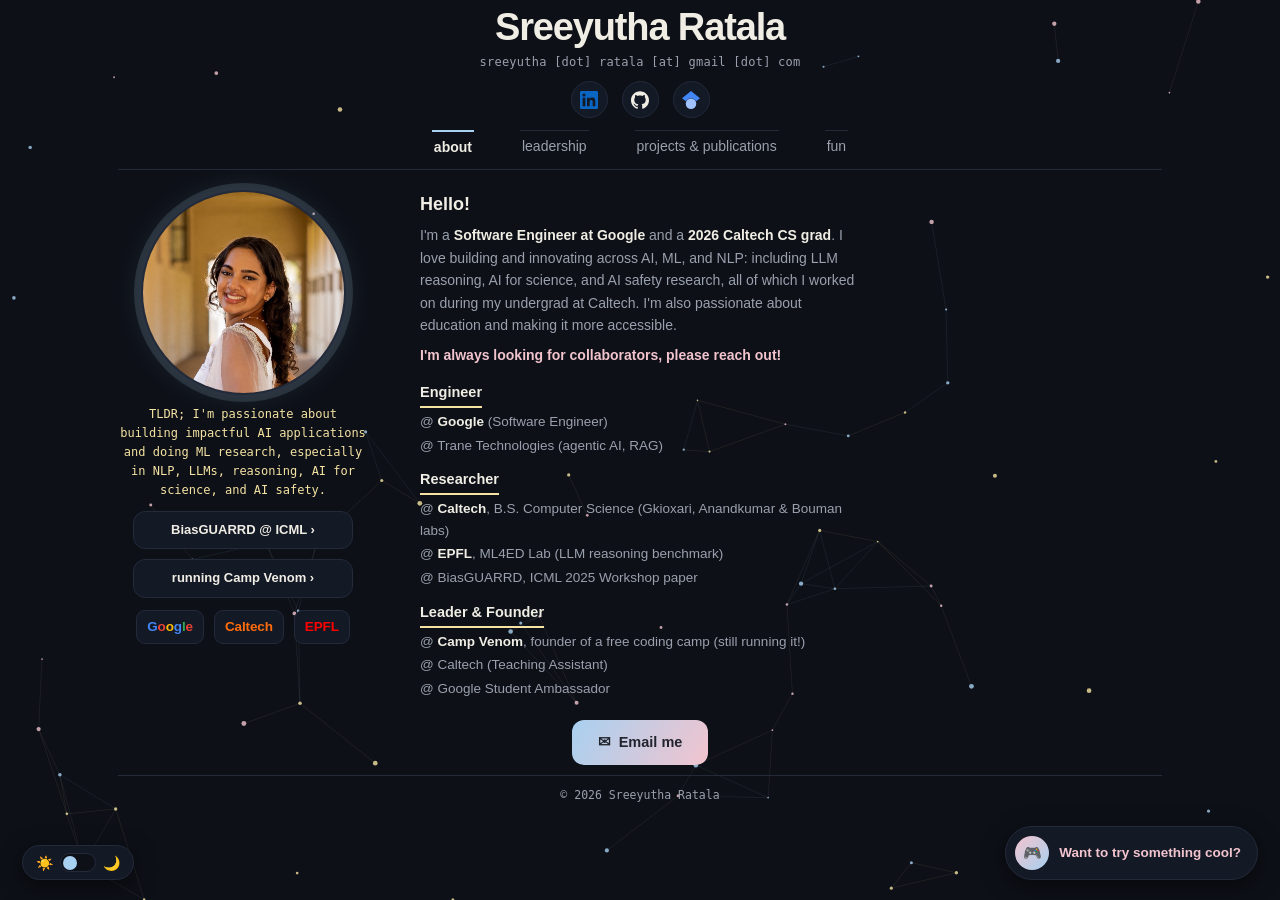
<file: index.html>
<!DOCTYPE html>
<html lang="en" data-theme="dark">
<head>
  <meta charset="utf-8">
  <meta name="viewport" content="width=device-width, initial-scale=1">
  <title>Sreeyutha Ratala</title>
  <meta name="description" content="Sreeyutha Ratala: Software Engineer at Google and Caltech CS grad exploring AI, ML, and NLP.">
  <link rel="stylesheet" href="assets/css/style.css">
  <link rel="icon" href="data:image/svg+xml,<svg xmlns='http://www.w3.org/2000/svg' viewBox='0 0 100 100'><text y='.9em' font-size='90'>&#10024;</text></svg>">
</head>
<body class="compact home">
<canvas id="stars"></canvas>

<div class="page">
  <header class="site-head">
    <h1><a href="index.html">Sreeyutha Ratala</a></h1>
    <p class="email-line" id="email" aria-label="email address, written out to avoid bots"></p>
    <div class="icon-row">
      <a href="https://www.linkedin.com/in/sreeyutharatala/" target="_blank" rel="noopener" aria-label="LinkedIn">
        <svg viewBox="0 0 24 24" fill="#0A66C2" xmlns="http://www.w3.org/2000/svg"><path d="M20.447 20.452h-3.554v-5.569c0-1.328-.027-3.037-1.852-3.037-1.853 0-2.136 1.445-2.136 2.939v5.667H9.351V9h3.414v1.561h.046c.477-.9 1.637-1.85 3.37-1.85 3.601 0 4.267 2.37 4.267 5.455v6.286zM5.337 7.433a2.062 2.062 0 0 1-2.063-2.065 2.064 2.064 0 1 1 2.063 2.065zm1.782 13.019H3.555V9h3.564v11.452zM22.225 0H1.771C.792 0 0 .774 0 1.729v20.542C0 23.227.792 24 1.771 24h20.451C23.2 24 24 23.227 24 22.271V1.729C24 .774 23.2 0 22.225 0z"/></svg>
      </a>
      <a href="https://github.com/SreeyuR" target="_blank" rel="noopener" aria-label="GitHub">
        <svg viewBox="0 0 24 24" fill="currentColor" style="color:var(--ink)" xmlns="http://www.w3.org/2000/svg"><path d="M12 .297c-6.63 0-12 5.373-12 12 0 5.303 3.438 9.8 8.205 11.385.6.113.82-.258.82-.577 0-.285-.01-1.04-.015-2.04-3.338.724-4.042-1.61-4.042-1.61C4.422 18.07 3.633 17.7 3.633 17.7c-1.087-.744.084-.729.084-.729 1.205.084 1.838 1.236 1.838 1.236 1.07 1.835 2.809 1.305 3.495.998.108-.776.417-1.305.76-1.605-2.665-.3-5.466-1.332-5.466-5.93 0-1.31.465-2.38 1.235-3.22-.135-.303-.54-1.523.105-3.176 0 0 1.005-.322 3.3 1.23.96-.267 1.98-.399 3-.405 1.02.006 2.04.138 3 .405 2.28-1.552 3.285-1.23 3.285-1.23.645 1.653.24 2.873.12 3.176.765.84 1.23 1.91 1.23 3.22 0 4.61-2.805 5.625-5.475 5.92.42.36.81 1.096.81 2.22 0 1.606-.015 2.896-.015 3.286 0 .315.21.69.825.57C20.565 22.092 24 17.592 24 12.297c0-6.627-5.373-12-12-12"/></svg>
      </a>
      <a href="https://scholar.google.com/citations?user=AALzx9wAAAAJ&amp;hl=en" target="_blank" rel="noopener" aria-label="Google Scholar">
        <svg viewBox="0 0 24 24" xmlns="http://www.w3.org/2000/svg"><path fill="#4285F4" d="M5.242 13.769 0 9.5 12 0l12 9.5-5.242 4.269C17.548 11.249 14.978 9.5 12 9.5c-2.977 0-5.548 1.749-6.758 4.269z"/><path fill="#a0c3ff" d="M12 10a7 7 0 1 0 0 14 7 7 0 0 0 0-14z"/></svg>
      </a>
    </div>
    <nav class="tabs">
      <a class="on" href="index.html">about</a>
      <a href="leadership.html">leadership</a>
      <a href="projects.html">projects &amp; publications</a>
      <a href="fun.html">fun</a>
    </nav>
  </header>

  <main class="cols">
    <div class="col-left reveal">
      <img class="portrait" src="assets/img/profile.jpg" alt="Sreeyutha Ratala"
           onerror="this.outerHTML='&lt;div class=&quot;portrait-fallback&quot;&gt;&lt;b&gt;SR&lt;/b&gt;&lt;span&gt;photo coming soon&lt;/span&gt;&lt;/div&gt;'">
      <p class="tldr">TLDR; I'm passionate about building impactful AI applications and doing ML research, especially in NLP, LLMs, reasoning, AI for science, and AI safety.</p>
      <a class="jump-pill" href="projects.html#biasguarrd">BiasGUARRD @ ICML &rsaquo;</a>
      <a class="jump-pill" href="leadership.html#camp-venom">running Camp Venom &rsaquo;</a>
      <div class="logo-row" aria-label="Google, Caltech, EPFL">
        <span class="wordmark"><span style="color:#4285F4">G</span><span style="color:#EA4335">o</span><span style="color:#FBBC05">o</span><span style="color:#4285F4">g</span><span style="color:#34A853">l</span><span style="color:#EA4335">e</span></span>
        <span class="wordmark" style="color:#FF6C0C">Caltech</span>
        <span class="wordmark" style="color:#FF0000">EPFL</span>
      </div>
    </div>

    <div class="col-right reveal">
      <p class="hello">Hello!</p>
      <p class="intro">I'm a <b>Software Engineer at Google</b> and a <b>2026 Caltech CS grad</b>.
      I love building and innovating across AI, ML, and NLP: including LLM reasoning, AI for
      science, and AI safety research, all of which I worked on during my undergrad at Caltech.
      I'm also passionate about education and making it more accessible.</p>
      <p class="reach-out">I'm always looking for collaborators, please reach out!</p>

      <section class="bio-sec">
        <h2>Engineer</h2>
        <p>@ <b>Google</b> (Software Engineer)</p>
        <p>@ Trane Technologies (agentic AI, RAG)</p>
      </section>

      <section class="bio-sec">
        <h2>Researcher</h2>
        <p>@ <b>Caltech</b>, B.S. Computer Science (Gkioxari, Anandkumar &amp; Bouman labs)</p>
        <p>@ <b>EPFL</b>, ML4ED Lab (LLM reasoning benchmark)</p>
        <p>@ BiasGUARRD, ICML 2025 Workshop paper</p>
      </section>

      <section class="bio-sec">
        <h2>Leader &amp; Founder</h2>
        <p>@ <b>Camp Venom</b>, founder of a free coding camp (still running it!)</p>
        <p>@ Caltech (Teaching Assistant)</p>
        <p>@ Google Student Ambassador</p>
      </section>
    </div>
  </main>

  <div class="email-center reveal">
    <a class="email-btn" id="email-btn" href="#" target="_blank" rel="noopener">&#9993; &nbsp;Email me</a>
  </div>

  <footer class="footer">
    &copy; <span id="year">2026</span> Sreeyutha Ratala
  </footer>
</div>

<button class="theme-toggle" id="theme-toggle" aria-label="Toggle light and dark mode">
  <span>&#9728;&#65039;</span><span class="track"><span class="knob"></span></span><span>&#127769;</span>
</button>

<a class="game-fab" href="fun.html">
  <span class="orb">&#127918;</span><span>Want to try something cool?</span>
</a>

<script src="assets/js/main.js"></script>
<script>document.getElementById("year").textContent = new Date().getFullYear();</script>
</body>
</html>
</file>
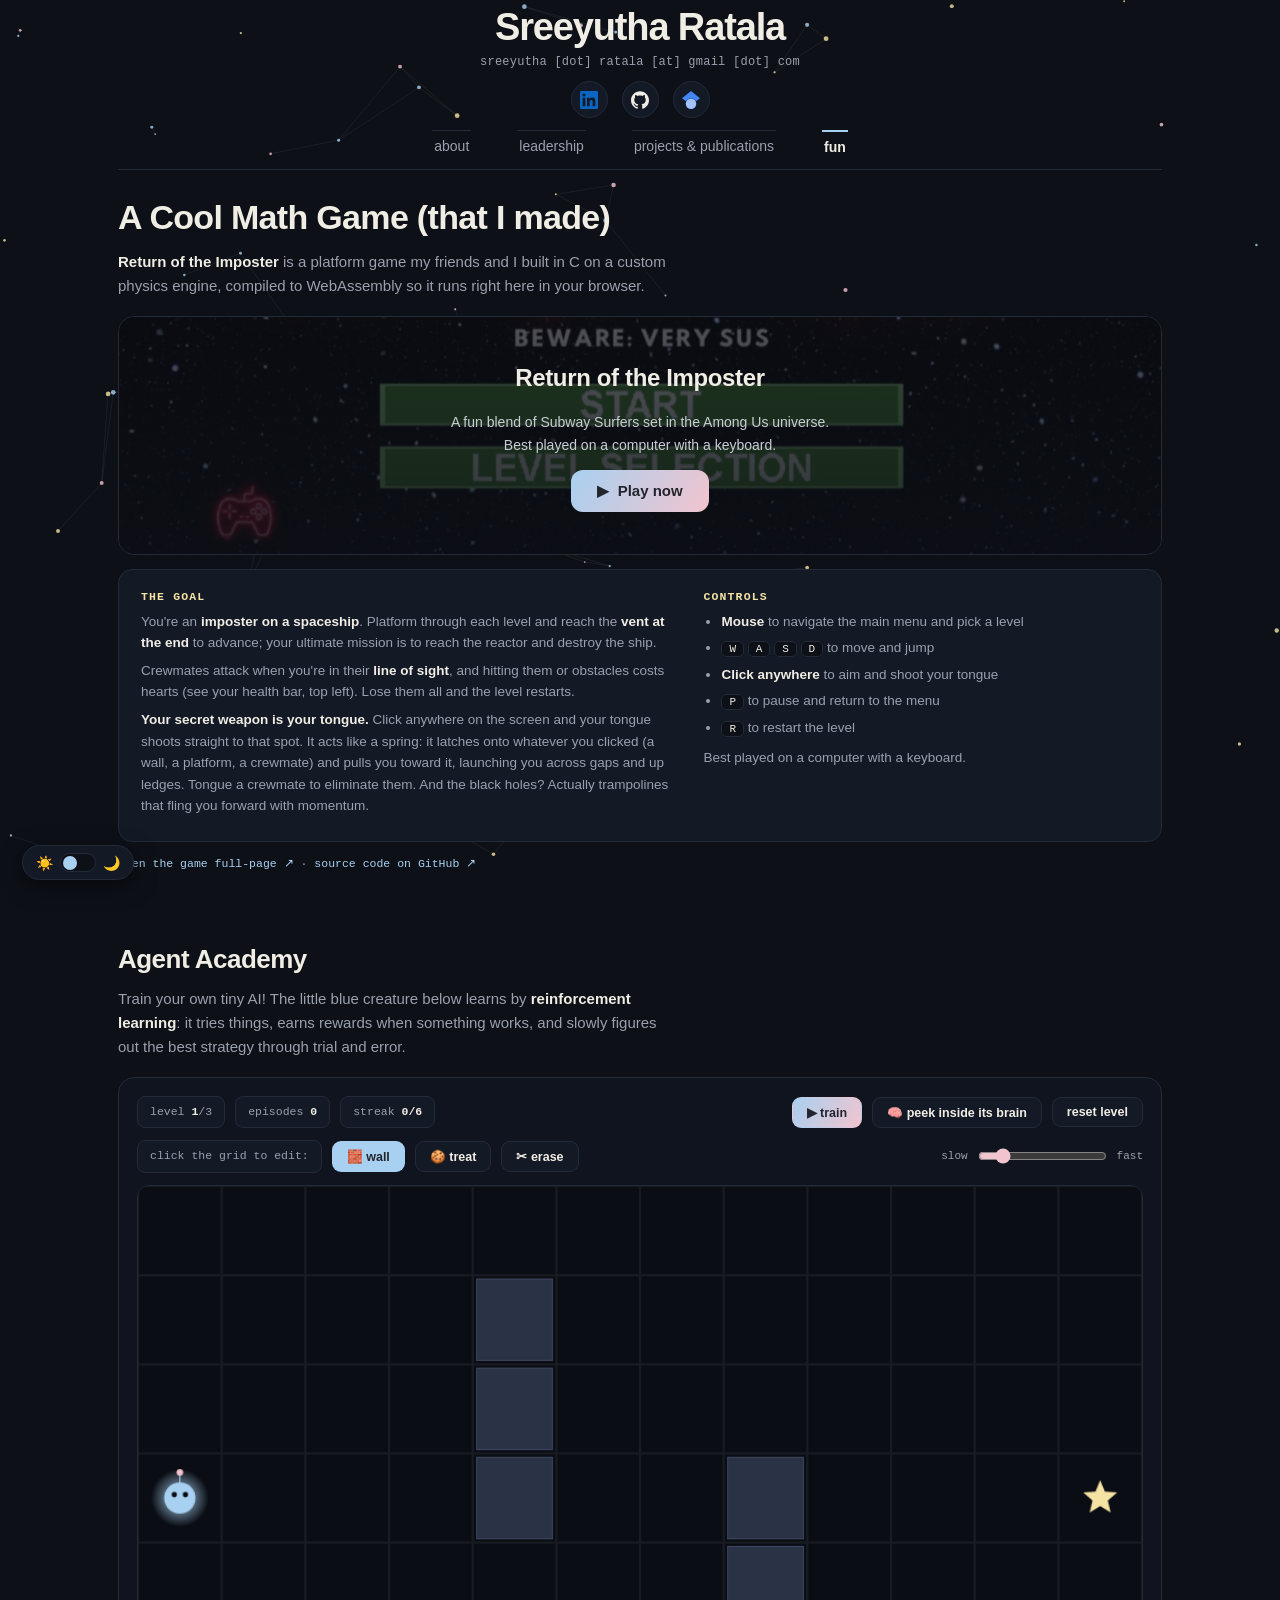
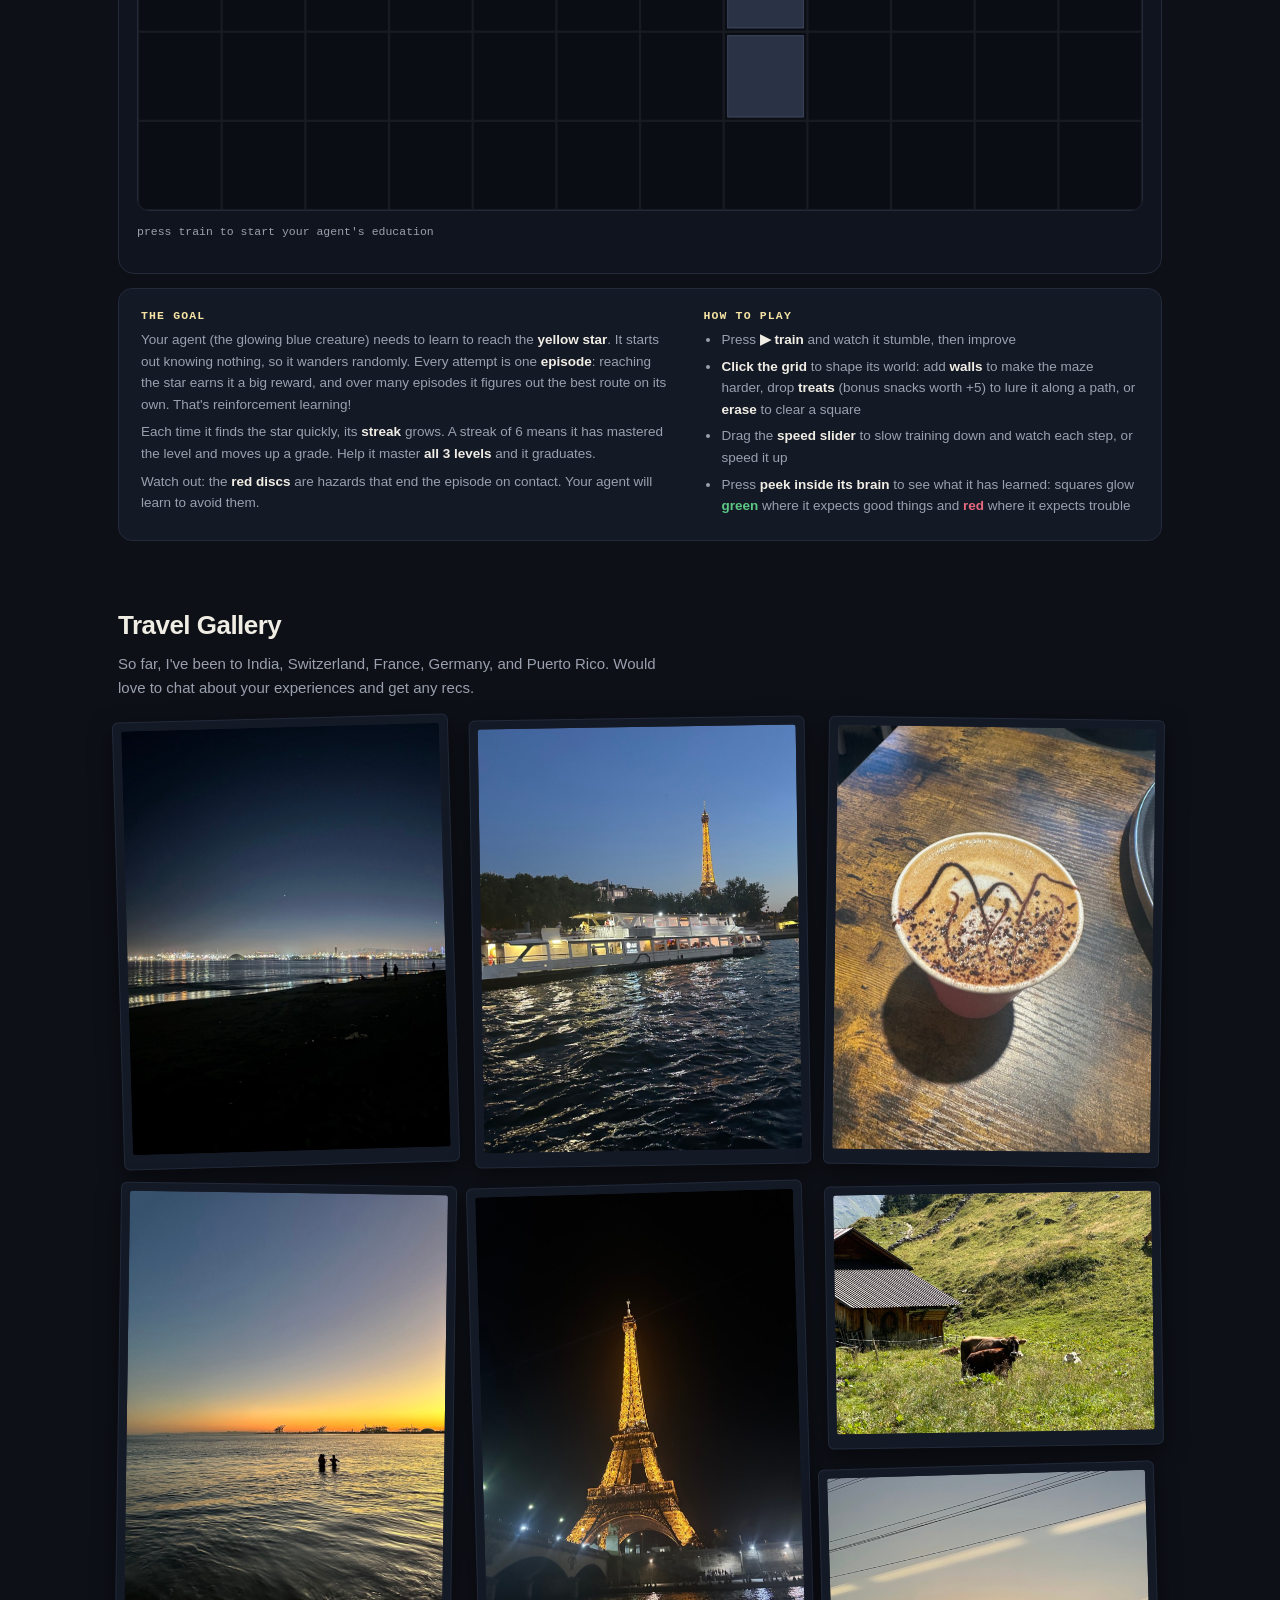
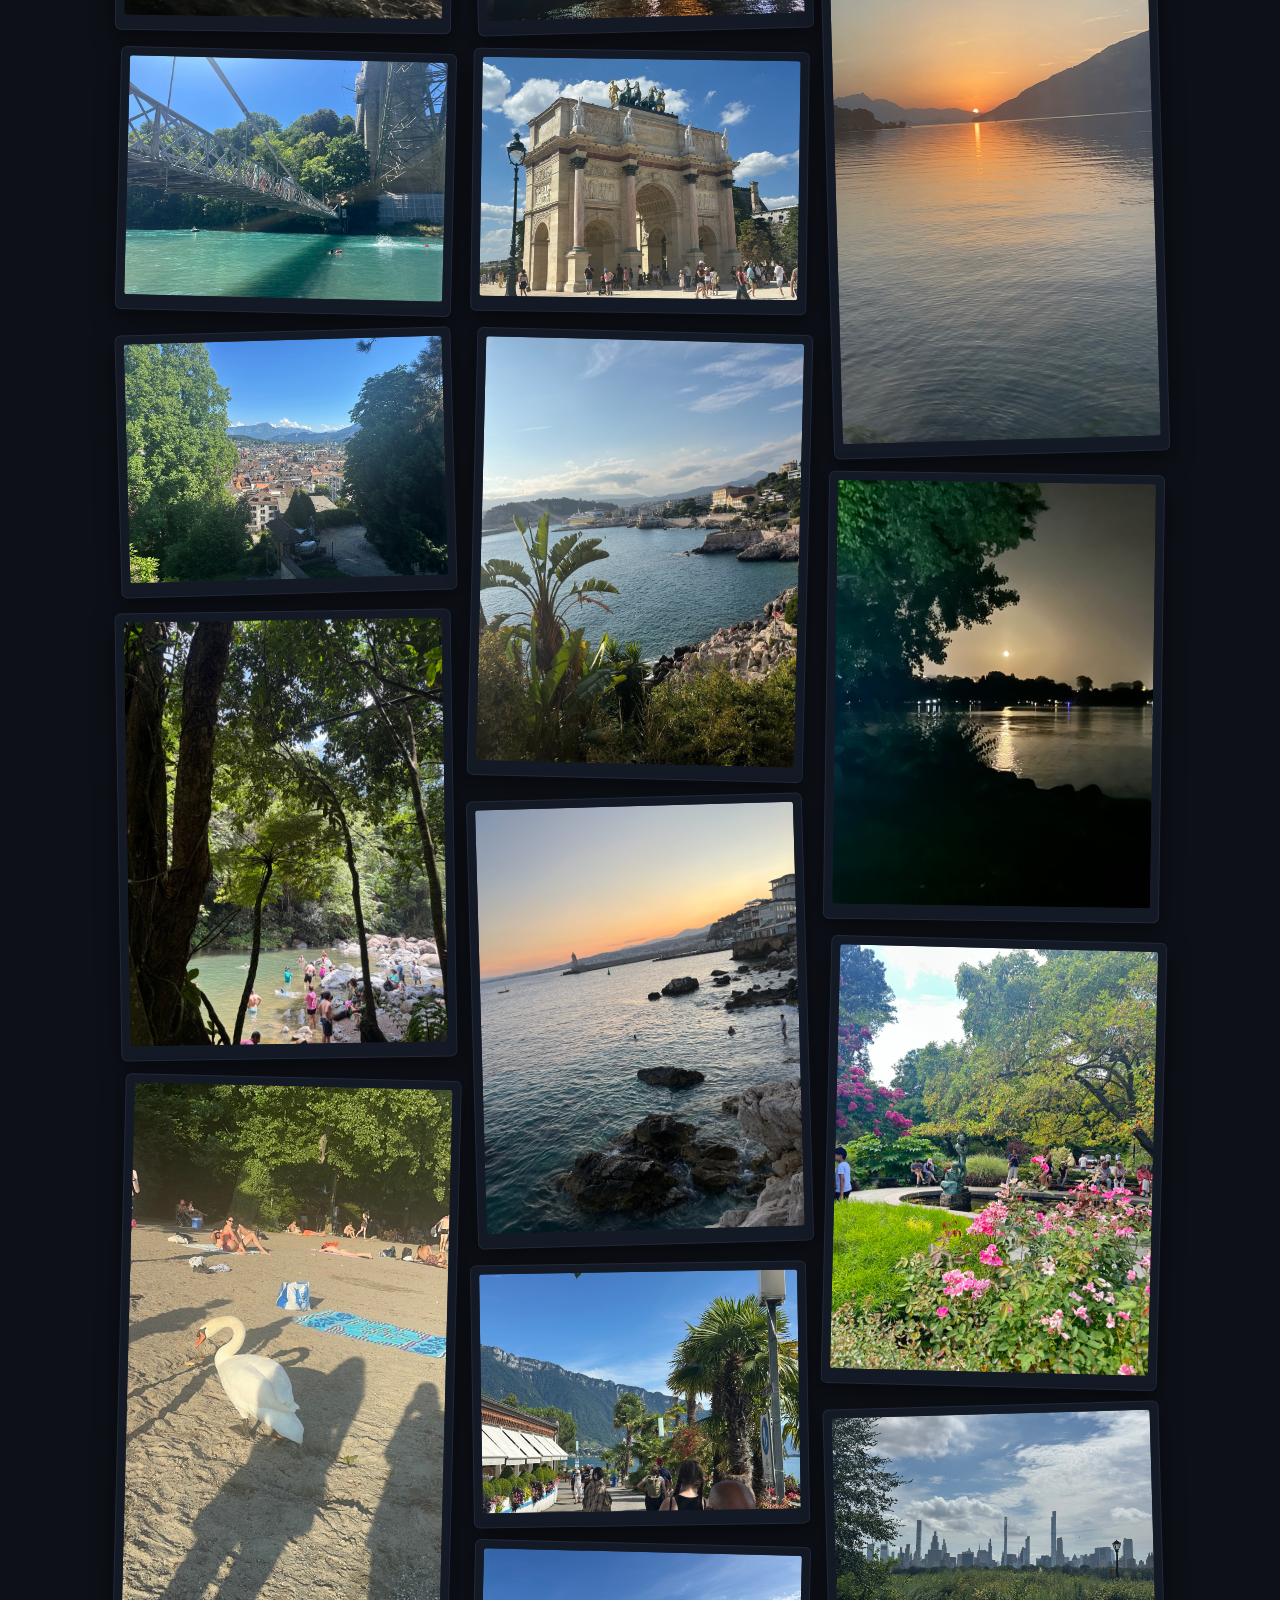
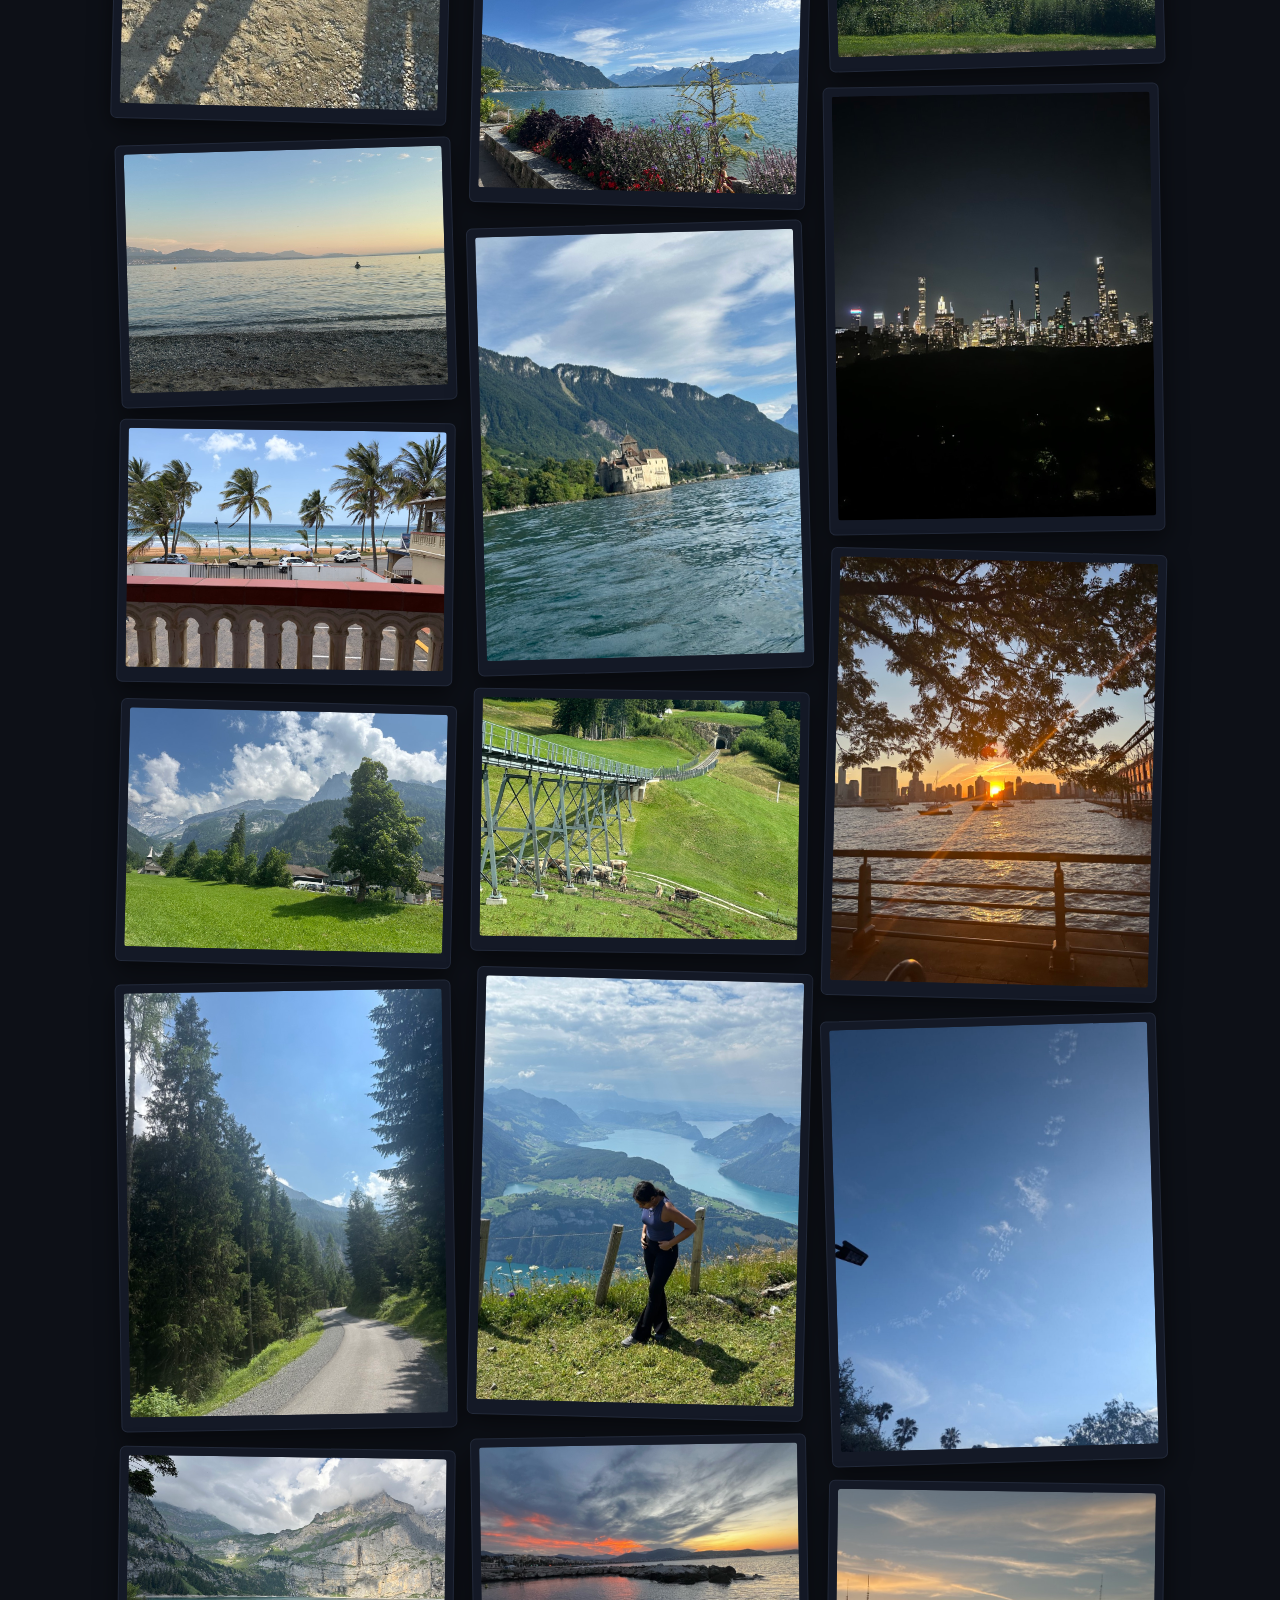
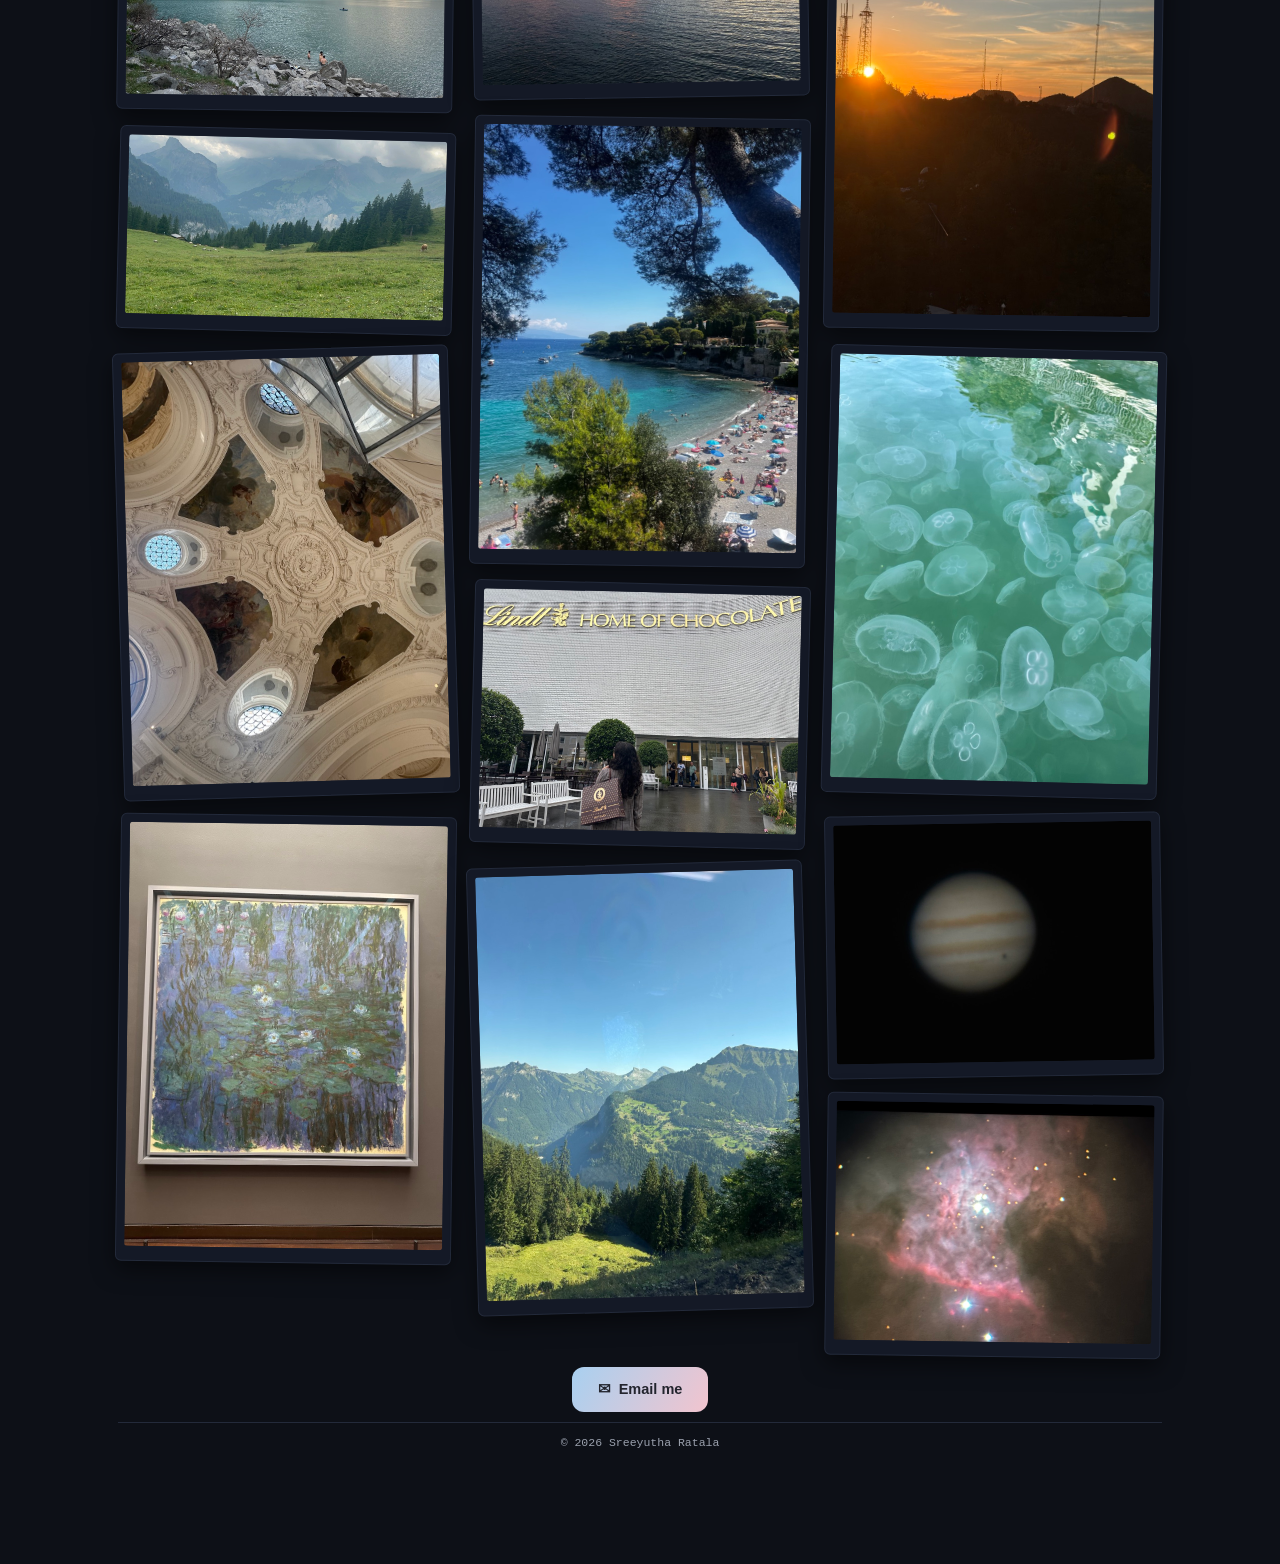
<file: fun.html>
<!DOCTYPE html>
<html lang="en" data-theme="dark">
<head>
  <meta charset="utf-8">
  <meta name="viewport" content="width=device-width, initial-scale=1">
  <title>Fun &middot; Sreeyutha Ratala</title>
  <meta name="description" content="Play Return of the Imposter, a browser game built in C, and see life beyond the lab.">
  <link rel="stylesheet" href="assets/css/style.css">
  <link rel="icon" href="data:image/svg+xml,<svg xmlns='http://www.w3.org/2000/svg' viewBox='0 0 100 100'><text y='.9em' font-size='90'>&#10024;</text></svg>">
</head>
<body class="compact">
<canvas id="stars"></canvas>

<div class="page">
  <header class="site-head">
    <h1><a href="index.html">Sreeyutha Ratala</a></h1>
    <p class="email-line" id="email" aria-label="email address, written out to avoid bots"></p>
    <div class="icon-row">
      <a href="https://www.linkedin.com/in/sreeyutharatala/" target="_blank" rel="noopener" aria-label="LinkedIn">
        <svg viewBox="0 0 24 24" fill="#0A66C2" xmlns="http://www.w3.org/2000/svg"><path d="M20.447 20.452h-3.554v-5.569c0-1.328-.027-3.037-1.852-3.037-1.853 0-2.136 1.445-2.136 2.939v5.667H9.351V9h3.414v1.561h.046c.477-.9 1.637-1.85 3.37-1.85 3.601 0 4.267 2.37 4.267 5.455v6.286zM5.337 7.433a2.062 2.062 0 0 1-2.063-2.065 2.064 2.064 0 1 1 2.063 2.065zm1.782 13.019H3.555V9h3.564v11.452zM22.225 0H1.771C.792 0 0 .774 0 1.729v20.542C0 23.227.792 24 1.771 24h20.451C23.2 24 24 23.227 24 22.271V1.729C24 .774 23.2 0 22.225 0z"/></svg>
      </a>
      <a href="https://github.com/SreeyuR" target="_blank" rel="noopener" aria-label="GitHub">
        <svg viewBox="0 0 24 24" fill="currentColor" style="color:var(--ink)" xmlns="http://www.w3.org/2000/svg"><path d="M12 .297c-6.63 0-12 5.373-12 12 0 5.303 3.438 9.8 8.205 11.385.6.113.82-.258.82-.577 0-.285-.01-1.04-.015-2.04-3.338.724-4.042-1.61-4.042-1.61C4.422 18.07 3.633 17.7 3.633 17.7c-1.087-.744.084-.729.084-.729 1.205.084 1.838 1.236 1.838 1.236 1.07 1.835 2.809 1.305 3.495.998.108-.776.417-1.305.76-1.605-2.665-.3-5.466-1.332-5.466-5.93 0-1.31.465-2.38 1.235-3.22-.135-.303-.54-1.523.105-3.176 0 0 1.005-.322 3.3 1.23.96-.267 1.98-.399 3-.405 1.02.006 2.04.138 3 .405 2.28-1.552 3.285-1.23 3.285-1.23.645 1.653.24 2.873.12 3.176.765.84 1.23 1.91 1.23 3.22 0 4.61-2.805 5.625-5.475 5.92.42.36.81 1.096.81 2.22 0 1.606-.015 2.896-.015 3.286 0 .315.21.69.825.57C20.565 22.092 24 17.592 24 12.297c0-6.627-5.373-12-12-12"/></svg>
      </a>
      <a href="https://scholar.google.com/citations?user=AALzx9wAAAAJ&amp;hl=en" target="_blank" rel="noopener" aria-label="Google Scholar">
        <svg viewBox="0 0 24 24" xmlns="http://www.w3.org/2000/svg"><path fill="#4285F4" d="M5.242 13.769 0 9.5 12 0l12 9.5-5.242 4.269C17.548 11.249 14.978 9.5 12 9.5c-2.977 0-5.548 1.749-6.758 4.269z"/><path fill="#a0c3ff" d="M12 10a7 7 0 1 0 0 14 7 7 0 0 0 0-14z"/></svg>
      </a>
    </div>
    <nav class="tabs">
      <a href="index.html">about</a>
      <a href="leadership.html">leadership</a>
      <a href="projects.html">projects &amp; publications</a>
      <a class="on" href="fun.html">fun</a>
    </nav>
  </header>

  <main>
    <h1 class="page-title reveal">A Cool Math Game (that I made)</h1>
    <p class="page-sub reveal"><b style="color:var(--ink)">Return of the Imposter</b>
    is a platform game my friends and I built in C on a custom physics engine, compiled to
    WebAssembly so it runs right here in your browser.</p>

    <div class="game-shell reveal" id="game-shell">
      <div class="game-cover">
        <h3>Return of the Imposter</h3>
        <p>A fun blend of Subway Surfers set in the Among Us universe. Best played on a computer
        with a keyboard.</p>
        <button class="btn" id="launch-game">&#9654; &nbsp;Play now</button>
      </div>
    </div>
    <div class="howto reveal">
      <div>
        <h4>The goal</h4>
        <p>You're an <b>imposter on a spaceship</b>. Platform through each level and reach the
        <b>vent at the end</b> to advance; your ultimate mission is to reach the reactor and
        destroy the ship.</p>
        <p>Crewmates attack when you're in their <b>line of sight</b>, and hitting them or
        obstacles costs hearts (see your health bar, top left). Lose them all and the level
        restarts.</p>
        <p><b>Your secret weapon is your tongue.</b> Click anywhere on the screen and your tongue
        shoots straight to that spot. It acts like a spring: it latches onto whatever you clicked
        (a wall, a platform, a crewmate) and pulls you toward it, launching you across gaps and up
        ledges. Tongue a crewmate to eliminate them. And the black holes? Actually trampolines
        that fling you forward with momentum.</p>
      </div>
      <div>
        <h4>Controls</h4>
        <ul>
          <li><b>Mouse</b> to navigate the main menu and pick a level</li>
          <li><kbd>W</kbd> <kbd>A</kbd> <kbd>S</kbd> <kbd>D</kbd> to move and jump</li>
          <li><b>Click anywhere</b> to aim and shoot your tongue</li>
          <li><kbd>P</kbd> to pause and return to the menu</li>
          <li><kbd>R</kbd> to restart the level</li>
        </ul>
        <p style="margin-top:8px">Best played on a computer with a keyboard.</p>
      </div>
    </div>
    <p class="controls-note reveal">
      <a href="game/game.html" target="_blank" rel="noopener">open the game full-page &#8599;</a> &middot;
      <a href="https://github.com/SreeyuR/return-of-the-imposter-game" target="_blank" rel="noopener">source code on GitHub &#8599;</a>
    </p>

    <h2 class="page-title reveal" style="font-size:26px; margin-top:64px">Agent Academy</h2>
    <p class="page-sub reveal">Train your own tiny AI! The little blue creature below learns by
    <b style="color:var(--ink)">reinforcement learning</b>: it tries things, earns rewards when
    something works, and slowly figures out the best strategy through trial and error.</p>

    <div class="academy-shell reveal">
      <div class="academy-hud">
        <span class="stat">level <b id="ac-level">1</b>/3</span>
        <span class="stat">episodes <b id="ac-episodes">0</b></span>
        <span class="stat">streak <b id="ac-streak">0</b></span>
        <span class="spacer"></span>
        <button class="mini-btn primary" id="ac-train">&#9654; train</button>
        <button class="mini-btn" id="ac-brain">&#129504; peek inside its brain</button>
        <button class="mini-btn" id="ac-reset">reset level</button>
      </div>
      <div class="academy-hud">
        <span class="stat">click the grid to edit:</span>
        <button class="mini-btn active" id="ac-tool-wall">&#129521; wall</button>
        <button class="mini-btn" id="ac-tool-treat">&#127850; treat</button>
        <button class="mini-btn" id="ac-tool-erase">&#9986; erase</button>
        <span class="spacer"></span>
        <span class="speed-wrap">slow <input type="range" id="ac-speed" min="1" max="60" value="10"> fast</span>
      </div>
      <canvas id="academy-canvas" width="900" height="560"></canvas>
      <p class="academy-note" id="ac-status">press train to start your agent's education</p>
    </div>

    <div class="howto reveal">
      <div>
        <h4>The goal</h4>
        <p>Your agent (the glowing blue creature) needs to learn to reach the
        <b>yellow star</b>. It starts out knowing nothing, so it wanders randomly. Every attempt
        is one <b>episode</b>: reaching the star earns it a big reward, and over many episodes it
        figures out the best route on its own. That's reinforcement learning!</p>
        <p>Each time it finds the star quickly, its <b>streak</b> grows. A streak of 6 means it
        has mastered the level and moves up a grade. Help it master <b>all 3 levels</b> and it
        graduates.</p>
        <p>Watch out: the <b>red discs</b> are hazards that end the episode on contact. Your agent
        will learn to avoid them.</p>
      </div>
      <div>
        <h4>How to play</h4>
        <ul>
          <li>Press <b>&#9654; train</b> and watch it stumble, then improve</li>
          <li><b>Click the grid</b> to shape its world: add <b>walls</b> to make the maze harder,
          drop <b>treats</b> (bonus snacks worth +5) to lure it along a path, or <b>erase</b> to
          clear a square</li>
          <li>Drag the <b>speed slider</b> to slow training down and watch each step, or speed it up</li>
          <li>Press <b>peek inside its brain</b> to see what it has learned: squares glow
          <b style="color:#5cc884">green</b> where it expects good things and
          <b style="color:#e66a7e">red</b> where it expects trouble</li>
        </ul>
      </div>
    </div>

    <h2 class="page-title reveal" style="font-size:26px; margin-top:64px">Travel Gallery</h2>
    <p class="page-sub reveal">So far, I've been to India, Switzerland, France, Germany, and
    Puerto Rico. Would love to chat about your experiences and get any recs.</p>
    <div class="travel-wall reveal" id="travel-wall">
      <figure><img src="assets/img/travel/travel-01.jpg" alt="Travel photo 1" loading="lazy"></figure>
      <figure><img src="assets/img/travel/travel-02.jpg" alt="Travel photo 2" loading="lazy"></figure>
      <figure><img src="assets/img/travel/travel-03.jpg" alt="Travel photo 3" loading="lazy"></figure>
      <figure><img src="assets/img/travel/travel-04.jpg" alt="Travel photo 4" loading="lazy"></figure>
      <figure><img src="assets/img/travel/travel-05.jpg" alt="Travel photo 5" loading="lazy"></figure>
      <figure><img src="assets/img/travel/travel-06.jpg" alt="Travel photo 6" loading="lazy"></figure>
      <figure><img src="assets/img/travel/travel-07.jpg" alt="Travel photo 7" loading="lazy"></figure>
      <figure><img src="assets/img/travel/travel-08.jpg" alt="Travel photo 8" loading="lazy"></figure>
      <figure><img src="assets/img/travel/travel-09.jpg" alt="Travel photo 9" loading="lazy"></figure>
      <figure><img src="assets/img/travel/travel-10.jpg" alt="Travel photo 10" loading="lazy"></figure>
      <figure><img src="assets/img/travel/travel-11.jpg" alt="Travel photo 11" loading="lazy"></figure>
      <figure><img src="assets/img/travel/travel-12.jpg" alt="Travel photo 12" loading="lazy"></figure>
      <figure><img src="assets/img/travel/travel-13.jpg" alt="Travel photo 13" loading="lazy"></figure>
      <figure><img src="assets/img/travel/travel-14.jpg" alt="Travel photo 14" loading="lazy"></figure>
      <figure><img src="assets/img/travel/travel-15.jpg" alt="Travel photo 15" loading="lazy"></figure>
      <figure><img src="assets/img/travel/travel-16.jpg" alt="Travel photo 16" loading="lazy"></figure>
      <figure><img src="assets/img/travel/travel-17.jpg" alt="Travel photo 17" loading="lazy"></figure>
      <figure><img src="assets/img/travel/travel-18.jpg" alt="Travel photo 18" loading="lazy"></figure>
      <figure><img src="assets/img/travel/travel-19.jpg" alt="Travel photo 19" loading="lazy"></figure>
      <figure><img src="assets/img/travel/travel-20.jpg" alt="Travel photo 20" loading="lazy"></figure>
      <figure><img src="assets/img/travel/travel-21.jpg" alt="Travel photo 21" loading="lazy"></figure>
      <figure><img src="assets/img/travel/travel-22.jpg" alt="Travel photo 22" loading="lazy"></figure>
      <figure><img src="assets/img/travel/travel-23.jpg" alt="Travel photo 23" loading="lazy"></figure>
      <figure><img src="assets/img/travel/travel-24.jpg" alt="Travel photo 24" loading="lazy"></figure>
      <figure><img src="assets/img/travel/travel-25.jpg" alt="Travel photo 25" loading="lazy"></figure>
      <figure><img src="assets/img/travel/travel-26.jpg" alt="Travel photo 26" loading="lazy"></figure>
      <figure><img src="assets/img/travel/travel-27.jpg" alt="Travel photo 27" loading="lazy"></figure>
      <figure><img src="assets/img/travel/travel-28.jpg" alt="Travel photo 28" loading="lazy"></figure>
      <figure><img src="assets/img/travel/travel-29.jpg" alt="Travel photo 29" loading="lazy"></figure>
      <figure><img src="assets/img/travel/travel-30.jpg" alt="Travel photo 30" loading="lazy"></figure>
      <figure><img src="assets/img/travel/travel-31.jpg" alt="Travel photo 31" loading="lazy"></figure>
      <figure><img src="assets/img/travel/travel-32.jpg" alt="Travel photo 32" loading="lazy"></figure>
      <figure><img src="assets/img/travel/travel-33.jpg" alt="Travel photo 33" loading="lazy"></figure>
      <figure><img src="assets/img/travel/travel-34.jpg" alt="Travel photo 34" loading="lazy"></figure>
      <figure><img src="assets/img/travel/travel-35.jpg" alt="Travel photo 35" loading="lazy"></figure>
      <figure><img src="assets/img/travel/travel-36.jpg" alt="Travel photo 36" loading="lazy"></figure>
      <figure><img src="assets/img/travel/travel-37.jpg" alt="Travel photo 37" loading="lazy"></figure>
      <figure><img src="assets/img/travel/travel-38.jpg" alt="Travel photo 38" loading="lazy"></figure>
      <figure><img src="assets/img/travel/travel-39.jpg" alt="Travel photo 39" loading="lazy"></figure>
      <figure><img src="assets/img/travel/travel-40.jpg" alt="Travel photo 40" loading="lazy"></figure>
      <figure><img src="assets/img/travel/travel-41.jpg" alt="Travel photo 41" loading="lazy"></figure>
    </div>

    <div class="lightbox" id="lightbox" role="dialog" aria-modal="true" aria-label="Photo viewer">
      <button class="lb-close" aria-label="Close photo">&#10005;</button>
      <button class="lb-prev" aria-label="Previous photo">&#8249;</button>
      <img alt="Travel photo, enlarged">
      <button class="lb-next" aria-label="Next photo">&#8250;</button>
    </div>
  </main>

  <div class="email-center reveal">
    <a class="email-btn" id="email-btn" href="#" target="_blank" rel="noopener">&#9993; &nbsp;Email me</a>
  </div>

  <footer class="footer">
    &copy; <span id="year">2026</span> Sreeyutha Ratala
  </footer>
</div>

<button class="theme-toggle" id="theme-toggle" aria-label="Toggle light and dark mode">
  <span>&#9728;&#65039;</span><span class="track"><span class="knob"></span></span><span>&#127769;</span>
</button>

<script src="assets/js/main.js"></script>
<script src="assets/js/agent-academy.js"></script>
<script>document.getElementById("year").textContent = new Date().getFullYear();</script>
</body>
</html>
</file>
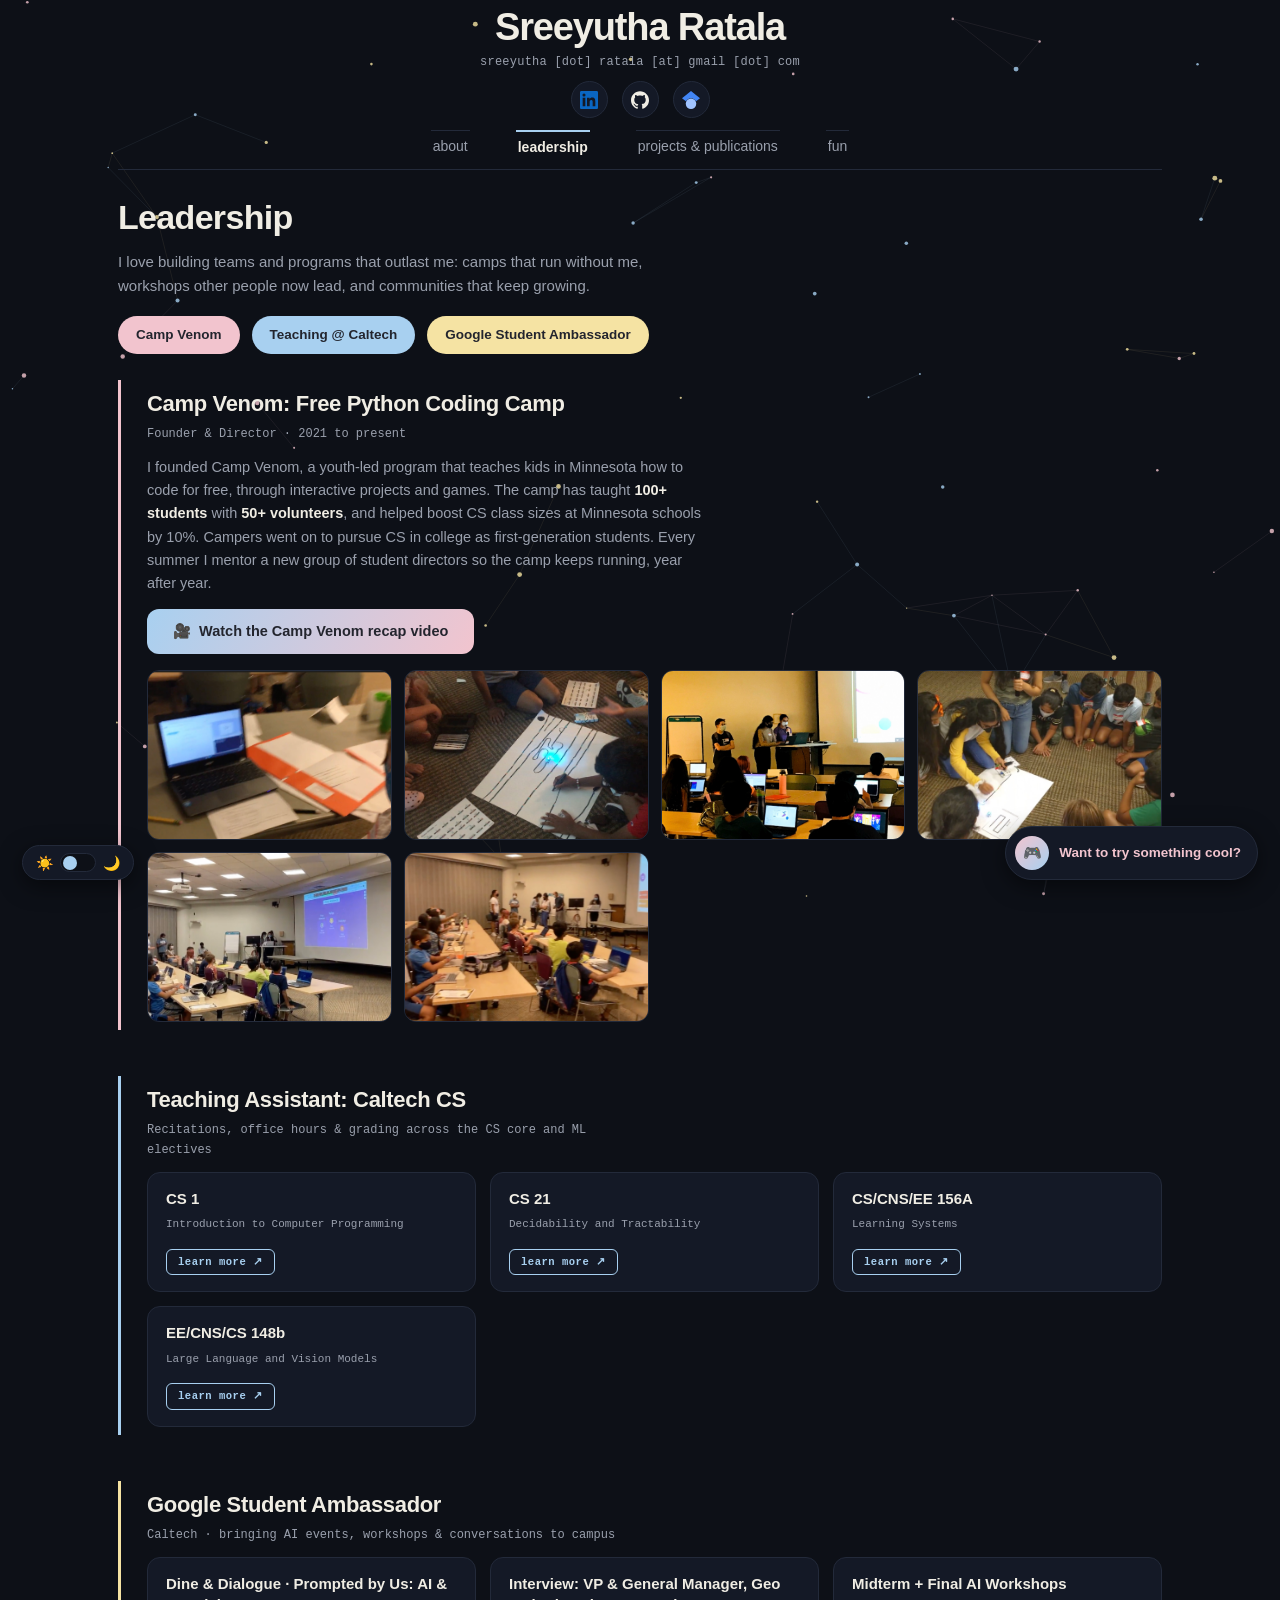
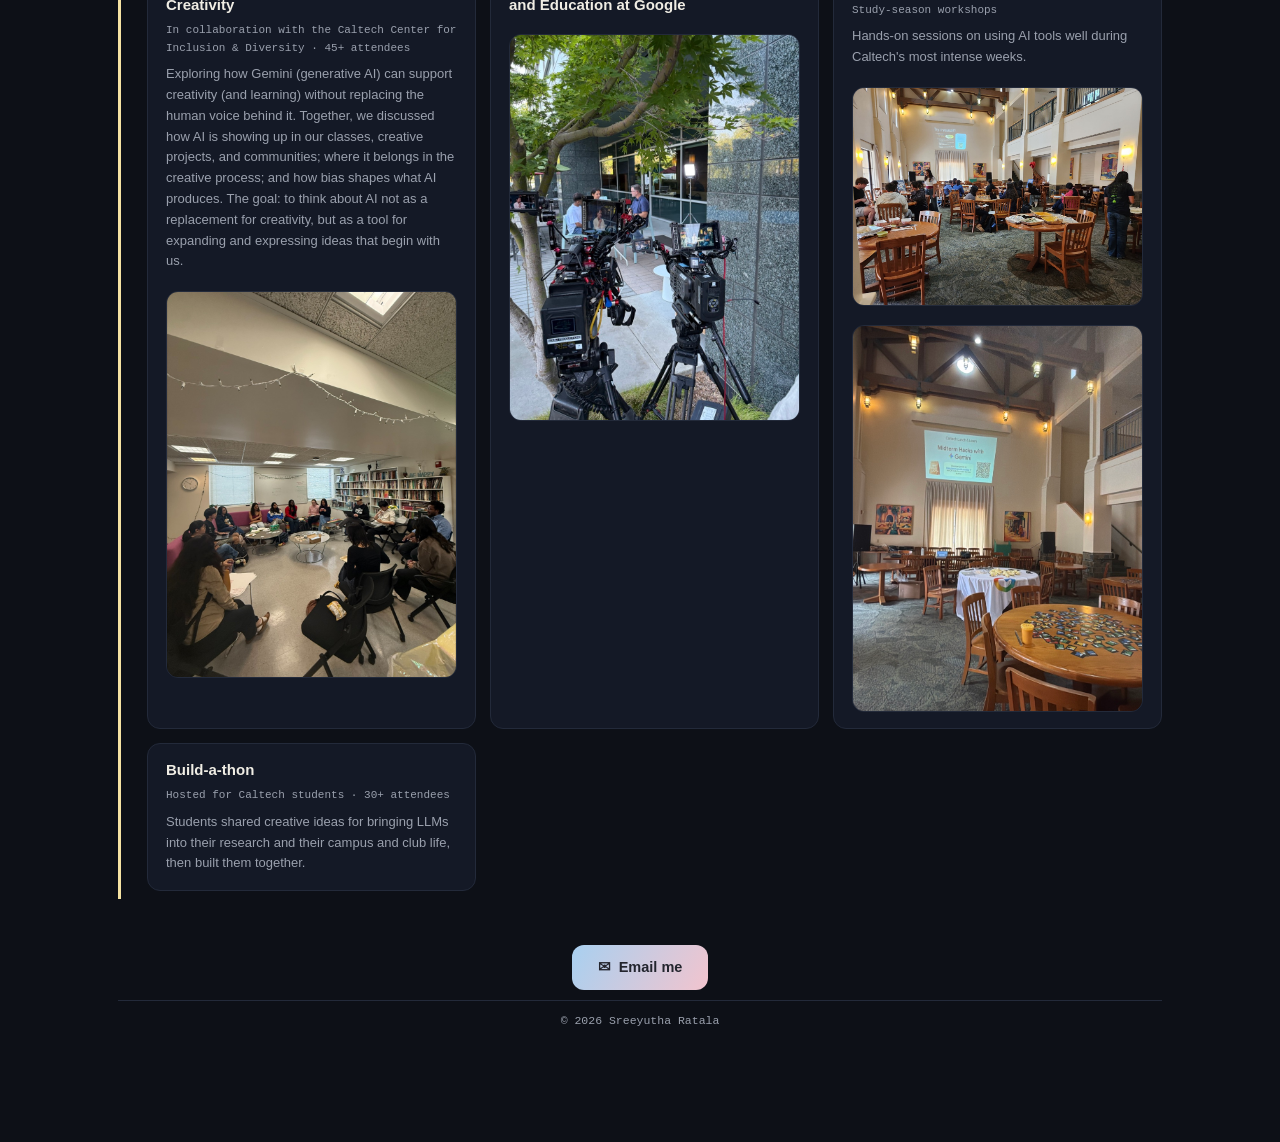
<file: leadership.html>
<!DOCTYPE html>
<html lang="en" data-theme="dark">
<head>
  <meta charset="utf-8">
  <meta name="viewport" content="width=device-width, initial-scale=1">
  <title>Leadership &middot; Sreeyutha Ratala</title>
  <meta name="description" content="Leadership: Camp Venom, teaching at Caltech, and the Google Student Ambassador program.">
  <link rel="stylesheet" href="assets/css/style.css">
  <link rel="icon" href="data:image/svg+xml,<svg xmlns='http://www.w3.org/2000/svg' viewBox='0 0 100 100'><text y='.9em' font-size='90'>&#10024;</text></svg>">
</head>
<body class="compact">
<canvas id="stars"></canvas>

<div class="page">
  <header class="site-head">
    <h1><a href="index.html">Sreeyutha Ratala</a></h1>
    <p class="email-line" id="email" aria-label="email address, written out to avoid bots"></p>
    <div class="icon-row">
      <a href="https://www.linkedin.com/in/sreeyutharatala/" target="_blank" rel="noopener" aria-label="LinkedIn">
        <svg viewBox="0 0 24 24" fill="#0A66C2" xmlns="http://www.w3.org/2000/svg"><path d="M20.447 20.452h-3.554v-5.569c0-1.328-.027-3.037-1.852-3.037-1.853 0-2.136 1.445-2.136 2.939v5.667H9.351V9h3.414v1.561h.046c.477-.9 1.637-1.85 3.37-1.85 3.601 0 4.267 2.37 4.267 5.455v6.286zM5.337 7.433a2.062 2.062 0 0 1-2.063-2.065 2.064 2.064 0 1 1 2.063 2.065zm1.782 13.019H3.555V9h3.564v11.452zM22.225 0H1.771C.792 0 0 .774 0 1.729v20.542C0 23.227.792 24 1.771 24h20.451C23.2 24 24 23.227 24 22.271V1.729C24 .774 23.2 0 22.225 0z"/></svg>
      </a>
      <a href="https://github.com/SreeyuR" target="_blank" rel="noopener" aria-label="GitHub">
        <svg viewBox="0 0 24 24" fill="currentColor" style="color:var(--ink)" xmlns="http://www.w3.org/2000/svg"><path d="M12 .297c-6.63 0-12 5.373-12 12 0 5.303 3.438 9.8 8.205 11.385.6.113.82-.258.82-.577 0-.285-.01-1.04-.015-2.04-3.338.724-4.042-1.61-4.042-1.61C4.422 18.07 3.633 17.7 3.633 17.7c-1.087-.744.084-.729.084-.729 1.205.084 1.838 1.236 1.838 1.236 1.07 1.835 2.809 1.305 3.495.998.108-.776.417-1.305.76-1.605-2.665-.3-5.466-1.332-5.466-5.93 0-1.31.465-2.38 1.235-3.22-.135-.303-.54-1.523.105-3.176 0 0 1.005-.322 3.3 1.23.96-.267 1.98-.399 3-.405 1.02.006 2.04.138 3 .405 2.28-1.552 3.285-1.23 3.285-1.23.645 1.653.24 2.873.12 3.176.765.84 1.23 1.91 1.23 3.22 0 4.61-2.805 5.625-5.475 5.92.42.36.81 1.096.81 2.22 0 1.606-.015 2.896-.015 3.286 0 .315.21.69.825.57C20.565 22.092 24 17.592 24 12.297c0-6.627-5.373-12-12-12"/></svg>
      </a>
      <a href="https://scholar.google.com/citations?user=AALzx9wAAAAJ&amp;hl=en" target="_blank" rel="noopener" aria-label="Google Scholar">
        <svg viewBox="0 0 24 24" xmlns="http://www.w3.org/2000/svg"><path fill="#4285F4" d="M5.242 13.769 0 9.5 12 0l12 9.5-5.242 4.269C17.548 11.249 14.978 9.5 12 9.5c-2.977 0-5.548 1.749-6.758 4.269z"/><path fill="#a0c3ff" d="M12 10a7 7 0 1 0 0 14 7 7 0 0 0 0-14z"/></svg>
      </a>
    </div>
    <nav class="tabs">
      <a href="index.html">about</a>
      <a class="on" href="leadership.html">leadership</a>
      <a href="projects.html">projects &amp; publications</a>
      <a href="fun.html">fun</a>
    </nav>
  </header>

  <main>
    <h1 class="page-title reveal">Leadership</h1>
    <p class="page-sub reveal">I love building teams and programs that outlast me: camps that run
    without me, workshops other people now lead, and communities that keep growing.</p>

    <div class="chip-row reveal">
      <a class="chip pink" href="#camp-venom">Camp Venom</a>
      <a class="chip blue" href="#teaching">Teaching @ Caltech</a>
      <a class="chip yellow" href="#ambassador">Google Student Ambassador</a>
    </div>

    <section class="band pink reveal" id="camp-venom">
      <h2>Camp Venom: Free Python Coding Camp</h2>
      <p class="role">Founder &amp; Director &middot; 2021 to present</p>
      <p>I founded Camp Venom, a youth-led program that teaches kids in Minnesota how to code for
      free, through interactive projects and games. The camp has taught <b>100+ students</b> with <b>50+ volunteers</b>, and
      helped boost CS class sizes at Minnesota schools by 10%. Campers went on to pursue CS in
      college as first-generation students. Every summer I mentor a new group of student directors
      so the camp keeps running, year after year.</p>
      <p style="margin-bottom:14px">
        <a class="email-btn" id="camp-video" href="https://drive.google.com/file/d/18MoxVsktVtyQ6CD5zDHMsK7rpjslayQV/view" target="_blank" rel="noopener">&#127909; &nbsp;Watch the Camp Venom recap video</a>
      </p>
      <div class="photo-grid">
        <img src="assets/img/camp-1.jpg" alt="Camp Venom students presenting their projects" loading="lazy">
        <img src="assets/img/camp-2.jpg" alt="Camp Venom robotics activity with Ozobots" loading="lazy">
        <img src="assets/img/camp-3.jpg" alt="Camp Venom students coding on laptops" loading="lazy">
        <img src="assets/img/camp-4.jpg" alt="Camp Venom group activity" loading="lazy">
        <img src="assets/img/camp-5.jpg" alt="Camp Venom volunteers presenting to students" loading="lazy">
        <img src="assets/img/camp-6.jpg" alt="Camp Venom Kahoot session" loading="lazy">
      </div>
    </section>

    <section class="band blue reveal" id="teaching">
      <h2>Teaching Assistant: Caltech CS</h2>
      <p class="role">Recitations, office hours &amp; grading across the CS core and ML electives</p>
      <div class="card-grid">
        <div class="card">
          <h3>CS 1</h3>
          <p class="sub">Introduction to Computer Programming</p>
          <div class="badges"><a class="badge slides" href="https://www.cms.caltech.edu/academics/courses/cs-1" target="_blank" rel="noopener">learn more &#8599;</a></div>
        </div>
        <div class="card">
          <h3>CS 21</h3>
          <p class="sub">Decidability and Tractability</p>
          <div class="badges"><a class="badge slides" href="https://www.cms.caltech.edu/academics/courses/cs-21" target="_blank" rel="noopener">learn more &#8599;</a></div>
        </div>
        <div class="card">
          <h3>CS/CNS/EE 156A</h3>
          <p class="sub">Learning Systems</p>
          <div class="badges"><a class="badge slides" href="https://www.cms.caltech.edu/academics/courses/cscnsee-156-ab" target="_blank" rel="noopener">learn more &#8599;</a></div>
        </div>
        <div class="card">
          <h3>EE/CNS/CS 148b</h3>
          <p class="sub">Large Language and Vision Models</p>
          <div class="badges"><a class="badge slides" href="https://www.cms.caltech.edu/academics/courses/eecnscs-148-ab" target="_blank" rel="noopener">learn more &#8599;</a></div>
        </div>
      </div>
    </section>

    <section class="band yellow reveal" id="ambassador">
      <h2>Google Student Ambassador</h2>
      <p class="role">Caltech &middot; bringing AI events, workshops &amp; conversations to campus</p>
      <div class="card-grid" style="grid-template-columns: repeat(auto-fill, minmax(300px, 1fr));">
        <div class="card">
          <h3>Dine &amp; Dialogue &middot; Prompted by Us: AI &amp; Creativity</h3>
          <p class="sub">In collaboration with the Caltech Center for Inclusion &amp; Diversity &middot; 45+ attendees</p>
          <p>Exploring how Gemini (generative AI) can support creativity (and learning) without
          replacing the human voice behind it. Together, we discussed how AI is showing up in our
          classes, creative projects, and communities; where it belongs in the creative process;
          and how bias shapes what AI produces. The goal: to think about AI not as a replacement
          for creativity, but as a tool for expanding and expressing ideas that begin with us.</p>
          <img class="flyer" src="assets/img/dine-and-dialogue.jpg" alt="Dine and Dialogue event flyer: Prompted by Us, AI and Creativity" loading="lazy">
        </div>
        <div class="card">
          <h3>Interview: VP &amp; General Manager, Geo and Education at Google</h3>
          <img class="flyer" src="assets/img/interview-clip.jpg" alt="Behind the scenes of the interview filming with the VP and General Manager of Geo and Education at Google" loading="lazy">
        </div>
        <div class="card">
          <h3>Midterm + Final AI Workshops</h3>
          <p class="sub">Study-season workshops</p>
          <p>Hands-on sessions on using AI tools well during Caltech's most intense weeks.</p>
          <img class="flyer" src="assets/img/midterm-1.jpg" alt="Midterm Hacks with Gemini workshop setup at Caltech" loading="lazy">
          <img class="flyer" src="assets/img/midterm-2.jpg" alt="Students at the Midterm AI workshop at Caltech" loading="lazy">
        </div>
        <div class="card">
          <h3>Build-a-thon</h3>
          <p class="sub">Hosted for Caltech students &middot; 30+ attendees</p>
          <p>Students shared creative ideas for bringing LLMs into their research and their campus
          and club life, then built them together.</p>
        </div>
      </div>
    </section>
  </main>

  <div class="email-center reveal">
    <a class="email-btn" id="email-btn" href="#" target="_blank" rel="noopener">&#9993; &nbsp;Email me</a>
  </div>

  <footer class="footer">
    &copy; <span id="year">2026</span> Sreeyutha Ratala
  </footer>
</div>

<button class="theme-toggle" id="theme-toggle" aria-label="Toggle light and dark mode">
  <span>&#9728;&#65039;</span><span class="track"><span class="knob"></span></span><span>&#127769;</span>
</button>

<a class="game-fab" href="fun.html">
  <span class="orb">&#127918;</span><span>Want to try something cool?</span>
</a>

<script src="assets/js/main.js"></script>
<script>document.getElementById("year").textContent = new Date().getFullYear();</script>
</body>
</html>
</file>
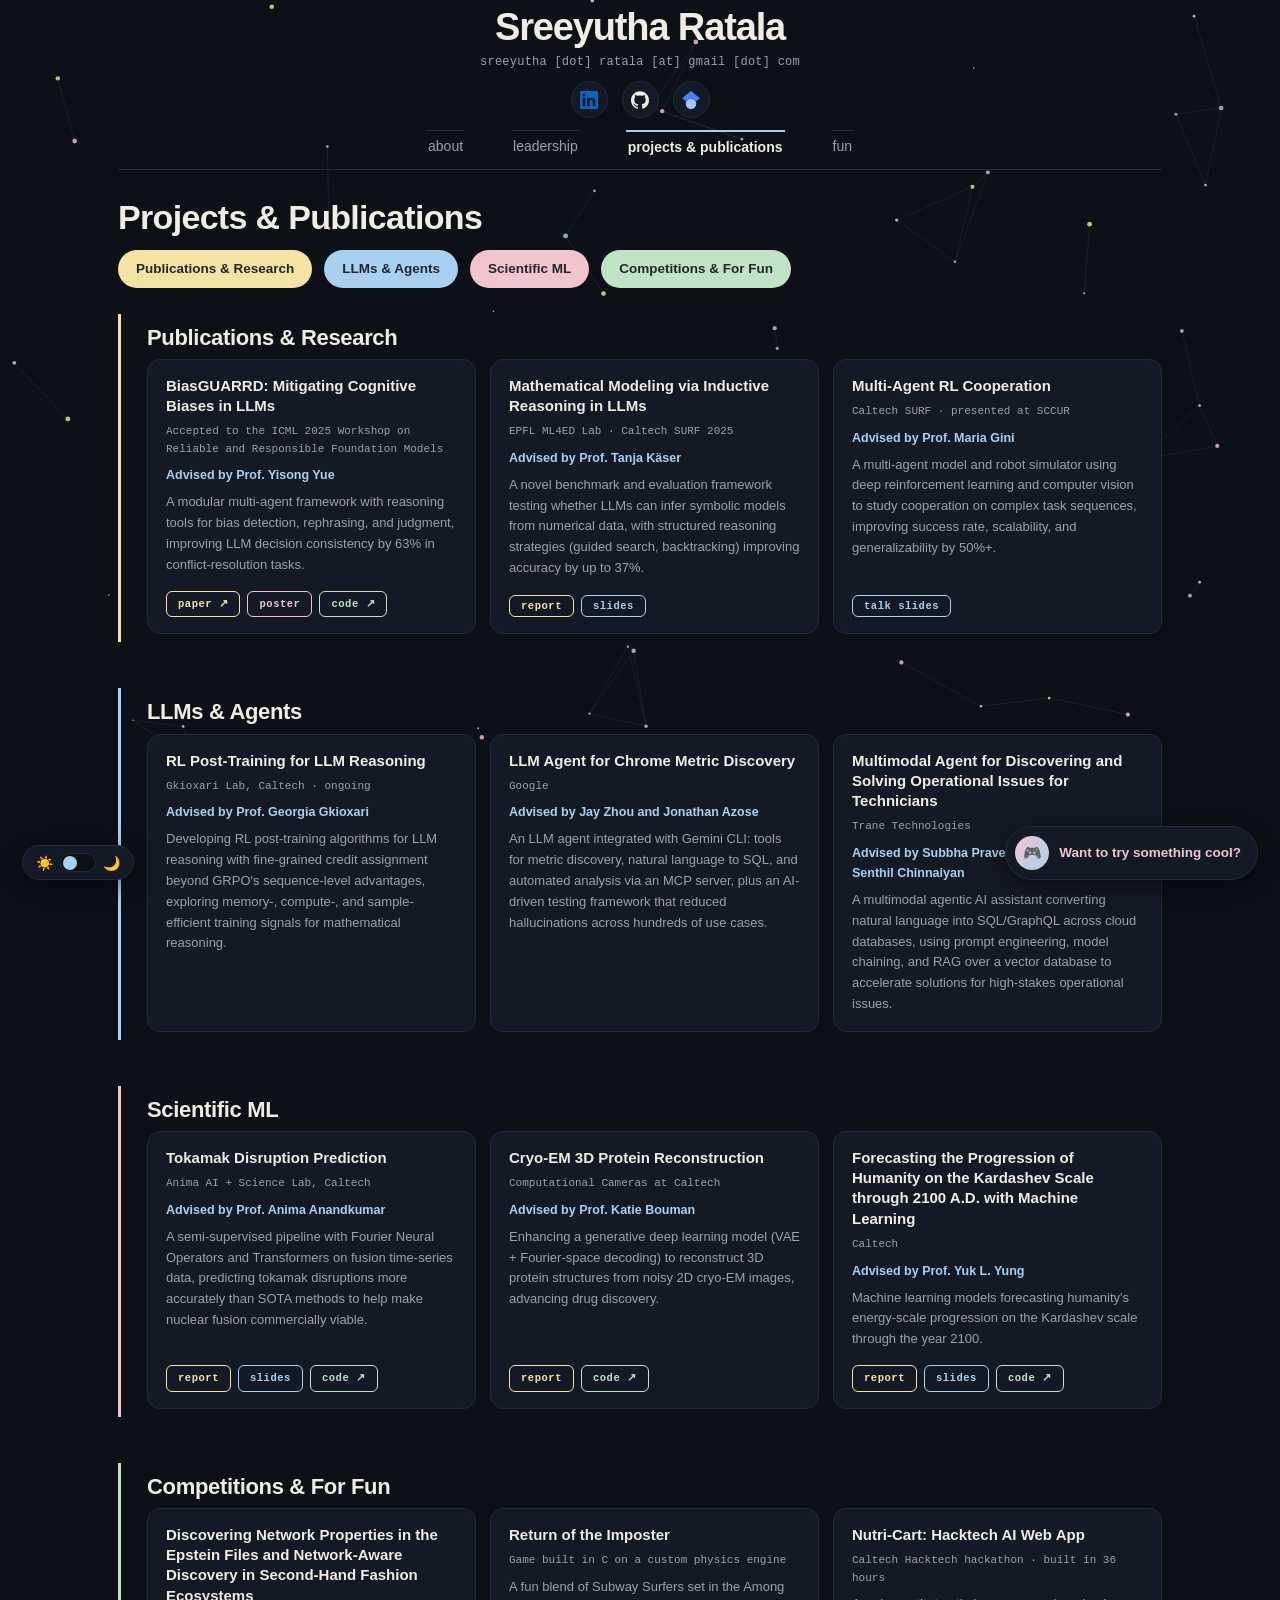
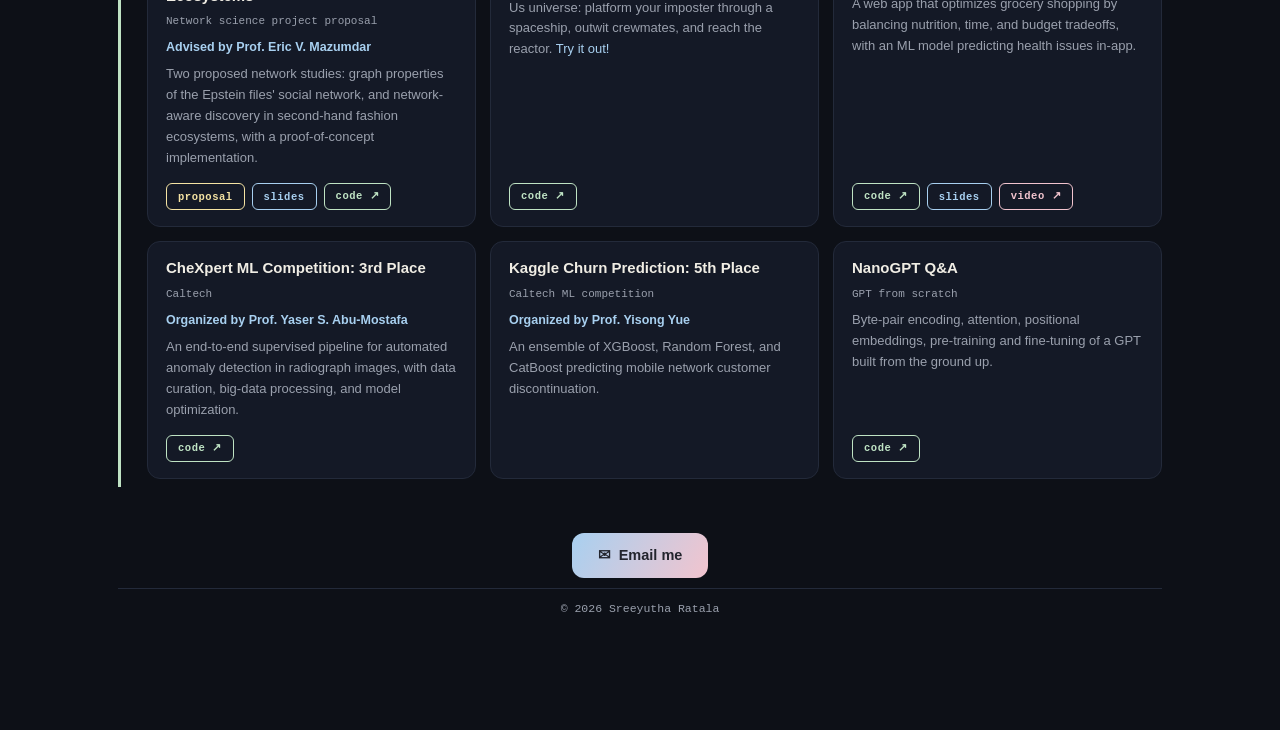
<file: projects.html>
<!DOCTYPE html>
<html lang="en" data-theme="dark">
<head>
  <meta charset="utf-8">
  <meta name="viewport" content="width=device-width, initial-scale=1">
  <title>Projects &amp; Publications &middot; Sreeyutha Ratala</title>
  <meta name="description" content="Projects and publications: LLM agents, scientific ML, and research papers by Sreeyutha Ratala.">
  <link rel="stylesheet" href="assets/css/style.css">
  <link rel="icon" href="data:image/svg+xml,<svg xmlns='http://www.w3.org/2000/svg' viewBox='0 0 100 100'><text y='.9em' font-size='90'>&#10024;</text></svg>">
</head>
<body class="compact">
<canvas id="stars"></canvas>

<div class="page">
  <header class="site-head">
    <h1><a href="index.html">Sreeyutha Ratala</a></h1>
    <p class="email-line" id="email" aria-label="email address, written out to avoid bots"></p>
    <div class="icon-row">
      <a href="https://www.linkedin.com/in/sreeyutharatala/" target="_blank" rel="noopener" aria-label="LinkedIn">
        <svg viewBox="0 0 24 24" fill="#0A66C2" xmlns="http://www.w3.org/2000/svg"><path d="M20.447 20.452h-3.554v-5.569c0-1.328-.027-3.037-1.852-3.037-1.853 0-2.136 1.445-2.136 2.939v5.667H9.351V9h3.414v1.561h.046c.477-.9 1.637-1.85 3.37-1.85 3.601 0 4.267 2.37 4.267 5.455v6.286zM5.337 7.433a2.062 2.062 0 0 1-2.063-2.065 2.064 2.064 0 1 1 2.063 2.065zm1.782 13.019H3.555V9h3.564v11.452zM22.225 0H1.771C.792 0 0 .774 0 1.729v20.542C0 23.227.792 24 1.771 24h20.451C23.2 24 24 23.227 24 22.271V1.729C24 .774 23.2 0 22.225 0z"/></svg>
      </a>
      <a href="https://github.com/SreeyuR" target="_blank" rel="noopener" aria-label="GitHub">
        <svg viewBox="0 0 24 24" fill="currentColor" style="color:var(--ink)" xmlns="http://www.w3.org/2000/svg"><path d="M12 .297c-6.63 0-12 5.373-12 12 0 5.303 3.438 9.8 8.205 11.385.6.113.82-.258.82-.577 0-.285-.01-1.04-.015-2.04-3.338.724-4.042-1.61-4.042-1.61C4.422 18.07 3.633 17.7 3.633 17.7c-1.087-.744.084-.729.084-.729 1.205.084 1.838 1.236 1.838 1.236 1.07 1.835 2.809 1.305 3.495.998.108-.776.417-1.305.76-1.605-2.665-.3-5.466-1.332-5.466-5.93 0-1.31.465-2.38 1.235-3.22-.135-.303-.54-1.523.105-3.176 0 0 1.005-.322 3.3 1.23.96-.267 1.98-.399 3-.405 1.02.006 2.04.138 3 .405 2.28-1.552 3.285-1.23 3.285-1.23.645 1.653.24 2.873.12 3.176.765.84 1.23 1.91 1.23 3.22 0 4.61-2.805 5.625-5.475 5.92.42.36.81 1.096.81 2.22 0 1.606-.015 2.896-.015 3.286 0 .315.21.69.825.57C20.565 22.092 24 17.592 24 12.297c0-6.627-5.373-12-12-12"/></svg>
      </a>
      <a href="https://scholar.google.com/citations?user=AALzx9wAAAAJ&amp;hl=en" target="_blank" rel="noopener" aria-label="Google Scholar">
        <svg viewBox="0 0 24 24" xmlns="http://www.w3.org/2000/svg"><path fill="#4285F4" d="M5.242 13.769 0 9.5 12 0l12 9.5-5.242 4.269C17.548 11.249 14.978 9.5 12 9.5c-2.977 0-5.548 1.749-6.758 4.269z"/><path fill="#a0c3ff" d="M12 10a7 7 0 1 0 0 14 7 7 0 0 0 0-14z"/></svg>
      </a>
    </div>
    <nav class="tabs">
      <a href="index.html">about</a>
      <a href="leadership.html">leadership</a>
      <a class="on" href="projects.html">projects &amp; publications</a>
      <a href="fun.html">fun</a>
    </nav>
  </header>

  <main>
    <h1 class="page-title reveal">Projects &amp; Publications</h1>

    <div class="chip-row reveal" style="margin-top:6px">
      <a class="chip yellow" href="#research">Publications &amp; Research</a>
      <a class="chip blue" href="#llm-agents">LLMs &amp; Agents</a>
      <a class="chip pink" href="#scientific-ml">Scientific ML</a>
      <a class="chip green" href="#for-fun">Competitions &amp; For Fun</a>
    </div>

    <section class="band yellow reveal" id="research">
      <h2>Publications &amp; Research</h2>
      <div class="card-grid" style="grid-template-columns: repeat(auto-fill, minmax(290px, 1fr));">
        <div class="card" id="biasguarrd">
          <h3>BiasGUARRD: Mitigating Cognitive Biases in LLMs</h3>
          <p class="sub">Accepted to the ICML 2025 Workshop on Reliable and Responsible Foundation Models</p>
          <p class="prof">Advised by <a href="https://www.yisongyue.com/" target="_blank" rel="noopener">Prof. Yisong Yue</a></p>
          <p>A modular multi-agent framework with reasoning tools for bias detection, rephrasing,
          and judgment, improving LLM decision consistency by 63% in conflict-resolution tasks.</p>
          <div class="badges">
            <a class="badge paper" href="https://openreview.net/forum?id=LH9jXb4B6a" target="_blank" rel="noopener">paper &#8599;</a>
            <button class="badge poster" data-pdf="assets/pdf/biasguarrd-poster.pdf" data-title="BiasGUARRD Poster (ICML 2025 R2-FM Workshop)">poster</button>
            <a class="badge code" href="https://github.com/SreeyuR/BiasGUARRD" target="_blank" rel="noopener">code &#8599;</a>
          </div>
        </div>
        <div class="card">
          <h3>Mathematical Modeling via Inductive Reasoning in LLMs</h3>
          <p class="sub">EPFL ML4ED Lab &middot; Caltech SURF 2025</p>
          <p class="prof">Advised by <a href="https://people.epfl.ch/tanja.kaeser?lang=en" target="_blank" rel="noopener">Prof. Tanja K&auml;ser</a></p>
          <p>A novel benchmark and evaluation framework testing whether LLMs can infer symbolic
          models from numerical data, with structured reasoning strategies (guided search,
          backtracking) improving accuracy by up to 37%.</p>
          <div class="badges">
            <button class="badge paper" data-pdf="assets/pdf/inductive-reasoning-report.pdf" data-title="Mathematical Modeling via Inductive Reasoning, Report">report</button>
            <button class="badge slides" data-pdf="assets/pdf/inductive-reasoning-presentation.pdf" data-title="Inductive Reasoning, Final Presentation">slides</button>
          </div>
        </div>
        <div class="card">
          <h3>Multi-Agent RL Cooperation</h3>
          <p class="sub">Caltech SURF &middot; presented at SCCUR</p>
          <p class="prof">Advised by <a href="https://www-users.cse.umn.edu/~gini/" target="_blank" rel="noopener">Prof. Maria Gini</a></p>
          <p>A multi-agent model and robot simulator using deep reinforcement learning and computer
          vision to study cooperation on complex task sequences, improving success rate,
          scalability, and generalizability by 50%+.</p>
          <div class="badges">
            <button class="badge slides" data-pdf="assets/pdf/multiagent-rl-presentation.pdf" data-title="Multi-Agent RL Cooperation, Talk Slides">talk slides</button>
          </div>
        </div>
      </div>
    </section>

    <section class="band blue reveal" id="llm-agents">
      <h2>LLMs &amp; Agents</h2>
      <div class="card-grid" style="grid-template-columns: repeat(auto-fill, minmax(290px, 1fr));">
        <div class="card">
          <h3>RL Post-Training for LLM Reasoning</h3>
          <p class="sub">Gkioxari Lab, Caltech &middot; ongoing</p>
          <p class="prof">Advised by <a href="https://georgiagkioxari.com/" target="_blank" rel="noopener">Prof. Georgia Gkioxari</a></p>
          <p>Developing RL post-training algorithms for LLM reasoning with fine-grained credit
          assignment beyond GRPO's sequence-level advantages, exploring memory-, compute-, and
          sample-efficient training signals for mathematical reasoning.</p>
        </div>
        <div class="card">
          <h3>LLM Agent for Chrome Metric Discovery</h3>
          <p class="sub">Google</p>
          <p class="prof">Advised by Jay Zhou and <a href="https://www.linkedin.com/in/jonathan-azose-1304391a/" target="_blank" rel="noopener">Jonathan Azose</a></p>
          <p>An LLM agent integrated with Gemini CLI: tools for metric discovery, natural language
          to SQL, and automated analysis via an MCP server, plus an AI-driven testing framework
          that reduced hallucinations across hundreds of use cases.</p>
        </div>
        <div class="card">
          <h3>Multimodal Agent for Discovering and Solving Operational Issues for Technicians</h3>
          <p class="sub">Trane Technologies</p>
          <p class="prof">Advised by <a href="https://www.linkedin.com/in/subbha-praveen-tadisetty-a6139617/" target="_blank" rel="noopener">Subbha Praveen Tadisetty</a> and <a href="https://www.linkedin.com/in/senthilchinnaiyan/" target="_blank" rel="noopener">Senthil Chinnaiyan</a></p>
          <p>A multimodal agentic AI assistant converting natural language into SQL/GraphQL across
          cloud databases, using prompt engineering, model chaining, and RAG over a vector
          database to accelerate solutions for high-stakes operational issues.</p>
        </div>
      </div>
    </section>

    <section class="band pink reveal" id="scientific-ml">
      <h2>Scientific ML</h2>
      <div class="card-grid" style="grid-template-columns: repeat(auto-fill, minmax(290px, 1fr));">
        <div class="card">
          <h3>Tokamak Disruption Prediction</h3>
          <p class="sub">Anima AI + Science Lab, Caltech</p>
          <p class="prof">Advised by <a href="https://tensorlab.cms.caltech.edu/users/anima/" target="_blank" rel="noopener">Prof. Anima Anandkumar</a></p>
          <p>A semi-supervised pipeline with Fourier Neural Operators and Transformers on fusion
          time-series data, predicting tokamak disruptions more accurately than SOTA methods to
          help make nuclear fusion commercially viable.</p>
          <div class="badges">
            <button class="badge paper" data-pdf="assets/pdf/tokamak-report.pdf" data-title="Tokamak Disruption Prediction, Report">report</button>
            <button class="badge slides" data-pdf="assets/pdf/tokamak-presentation.pdf" data-title="Tokamak Disruption Prediction, Final Presentation">slides</button>
            <a class="badge code" href="https://github.com/SreeyuR/cs-165-final-project" target="_blank" rel="noopener">code &#8599;</a>
          </div>
        </div>
        <div class="card">
          <h3>Cryo-EM 3D Protein Reconstruction</h3>
          <p class="sub">Computational Cameras at Caltech</p>
          <p class="prof">Advised by <a href="http://users.cms.caltech.edu/~klbouman/" target="_blank" rel="noopener">Prof. Katie Bouman</a></p>
          <p>Enhancing a generative deep learning model (VAE + Fourier-space decoding) to
          reconstruct 3D protein structures from noisy 2D cryo-EM images, advancing drug
          discovery.</p>
          <div class="badges">
            <button class="badge paper" data-pdf="assets/pdf/cryoem-report.pdf" data-title="CryoDRGN, Final Report">report</button>
            <a class="badge code" href="https://github.com/ericawang1/CryoDRGN-Group" target="_blank" rel="noopener">code &#8599;</a>
          </div>
        </div>
        <div class="card">
          <h3>Forecasting the Progression of Humanity on the Kardashev Scale through 2100 A.D. with Machine Learning</h3>
          <p class="sub">Caltech</p>
          <p class="prof">Advised by <a href="https://www.gps.caltech.edu/people/yuk-l-yung" target="_blank" rel="noopener">Prof. Yuk L. Yung</a></p>
          <p>Machine learning models forecasting humanity's energy-scale progression on the
          Kardashev scale through the year 2100.</p>
          <div class="badges">
            <button class="badge paper" data-pdf="assets/pdf/kardashev-report.pdf" data-title="Kardashev Scale Forecasting, Report">report</button>
            <button class="badge slides" data-pdf="assets/pdf/kardashev-slides.pdf" data-title="Kardashev Scale Forecasting, Slides">slides</button>
            <a class="badge code" href="https://github.com/SreeyuR/ay159-forecast-of-human-progress" target="_blank" rel="noopener">code &#8599;</a>
          </div>
        </div>
      </div>
    </section>

    <section class="band green reveal" id="for-fun">
      <h2>Competitions &amp; For Fun</h2>
      <div class="card-grid" style="grid-template-columns: repeat(auto-fill, minmax(290px, 1fr));">
        <div class="card">
          <h3>Discovering Network Properties in the Epstein Files and Network-Aware Discovery in Second-Hand Fashion Ecosystems</h3>
          <p class="sub">Network science project proposal</p>
          <p class="prof">Advised by <a href="https://www.ericmazumdar.com/" target="_blank" rel="noopener">Prof. Eric V. Mazumdar</a></p>
          <p>Two proposed network studies: graph properties of the Epstein files' social network,
          and network-aware discovery in second-hand fashion ecosystems, with a proof-of-concept
          implementation.</p>
          <div class="badges">
            <button class="badge paper" data-pdf="assets/pdf/network-proposal.pdf" data-title="Network Properties, Full Proposal">proposal</button>
            <button class="badge slides" data-pdf="assets/pdf/network-presentation.pdf" data-title="Network Properties, Presentation">slides</button>
            <a class="badge code" href="https://github.com/SreeyuR/cs144-proposal" target="_blank" rel="noopener">code &#8599;</a>
          </div>
        </div>
        <div class="card">
          <h3>Return of the Imposter</h3>
          <p class="sub">Game built in C on a custom physics engine</p>
          <p>A fun blend of Subway Surfers set in the Among Us universe: platform your imposter
          through a spaceship, outwit crewmates, and reach the reactor.
          <a href="fun.html">Try it out!</a></p>
          <div class="badges">
            <a class="badge code" href="https://github.com/SreeyuR/return-of-the-imposter-game" target="_blank" rel="noopener">code &#8599;</a>
          </div>
        </div>
        <div class="card">
          <h3>Nutri-Cart: Hacktech AI Web App</h3>
          <p class="sub">Caltech Hacktech hackathon &middot; built in 36 hours</p>
          <p>A web app that optimizes grocery shopping by balancing nutrition, time, and budget
          tradeoffs, with an ML model predicting health issues in-app.</p>
          <div class="badges">
            <a class="badge code" href="https://github.com/SreeyuR/hacktech-final" target="_blank" rel="noopener">code &#8599;</a>
            <button class="badge slides" data-pdf="assets/pdf/nutricart-presentation.pdf" data-title="Nutri-Cart, Presentation">slides</button>
            <a class="badge video" href="https://drive.google.com/file/d/1e3qD-9FdCPc11lwmtDWNjvxpQSQV4Isp/view" target="_blank" rel="noopener">video &#8599;</a>
          </div>
        </div>
        <div class="card">
          <h3>CheXpert ML Competition: 3rd Place</h3>
          <p class="sub">Caltech</p>
          <p class="prof">Organized by <a href="https://work.caltech.edu/" target="_blank" rel="noopener">Prof. Yaser S. Abu-Mostafa</a></p>
          <p>An end-to-end supervised pipeline for automated anomaly detection in radiograph
          images, with data curation, big-data processing, and model optimization.</p>
          <div class="badges">
            <a class="badge code" href="https://github.com/SreeyuR/CheXpert-ML-Competition-at-Caltech" target="_blank" rel="noopener">code &#8599;</a>
          </div>
        </div>
        <div class="card">
          <h3>Kaggle Churn Prediction: 5th Place</h3>
          <p class="sub">Caltech ML competition</p>
          <p class="prof">Organized by <a href="https://www.yisongyue.com/" target="_blank" rel="noopener">Prof. Yisong Yue</a></p>
          <p>An ensemble of XGBoost, Random Forest, and CatBoost predicting mobile network
          customer discontinuation.</p>
        </div>
        <div class="card">
          <h3>NanoGPT Q&amp;A</h3>
          <p class="sub">GPT from scratch</p>
          <p>Byte-pair encoding, attention, positional embeddings, pre-training and fine-tuning of
          a GPT built from the ground up.</p>
          <div class="badges">
            <a class="badge code" href="https://github.com/SreeyuR/nanoGPT/tree/main" target="_blank" rel="noopener">code &#8599;</a>
          </div>
        </div>
      </div>
    </section>
  </main>

  <div class="email-center reveal">
    <a class="email-btn" id="email-btn" href="#" target="_blank" rel="noopener">&#9993; &nbsp;Email me</a>
  </div>

  <footer class="footer">
    &copy; <span id="year">2026</span> Sreeyutha Ratala
  </footer>
</div>

<div class="pdf-overlay" id="pdf-overlay" role="dialog" aria-modal="true" aria-label="Document viewer">
  <div class="pdf-box">
    <div class="pdf-bar">
      <span class="title">Document</span>
      <a class="newtab" href="#" target="_blank" rel="noopener">open in new tab &#8599;</a>
      <button class="close" aria-label="Close viewer">close &#10005;</button>
    </div>
    <iframe title="PDF document"></iframe>
  </div>
</div>

<button class="theme-toggle" id="theme-toggle" aria-label="Toggle light and dark mode">
  <span>&#9728;&#65039;</span><span class="track"><span class="knob"></span></span><span>&#127769;</span>
</button>

<a class="game-fab" href="fun.html">
  <span class="orb">&#127918;</span><span>Want to try something cool?</span>
</a>

<script src="assets/js/main.js"></script>
<script>document.getElementById("year").textContent = new Date().getFullYear();</script>
</body>
</html>
</file>
<file: assets/css/style.css>
/* Sreeyutha Ratala, personal site
   Dark default with light mode. Pastel accents:
   blue = links/nav, yellow = highlights, pink = playful, green = extra category. */

:root,
:root[data-theme="dark"] {
  --bg: #0d1017;
  --panel: #141926;
  --panel-2: #10141f;
  --ink: #f0ede4;
  --soft: #9aa0ad;
  --line: #232a3a;
  --blue: #a8d0f0;
  --yellow: #f5e3a3;
  --pink: #f2c4ce;
  --green: #bfe3c4;
  --chip-ink: #23252e;
  --glow: rgba(168, 208, 240, 0.14);
  --shadow: rgba(0, 0, 0, 0.5);
  --star-alpha: 0.8;
  --mono: ui-monospace, "SF Mono", Menlo, Consolas, monospace;
  --sans: -apple-system, BlinkMacSystemFont, "Helvetica Neue", Helvetica, Arial, sans-serif;
}

:root[data-theme="light"] {
  --bg: #fffefc;
  --panel: #f7f6f1;
  --panel-2: #fbfaf7;
  --ink: #191b1f;
  --soft: #5a5e68;
  --line: #e4e1d8;
  --blue: #3f7fc0;
  --yellow: #b8952e;
  --pink: #c46a85;
  --green: #4f9463;
  --chip-ink: #23252e;
  --glow: rgba(63, 127, 192, 0.10);
  --shadow: rgba(60, 55, 40, 0.18);
  --star-alpha: 0.5;
}

* { box-sizing: border-box; }

html { scroll-behavior: smooth; }

body {
  margin: 0;
  font-family: var(--sans);
  background: var(--bg);
  color: var(--ink);
  line-height: 1.6;
  -webkit-font-smoothing: antialiased;
  transition: background 0.35s ease, color 0.35s ease;
}

a { color: var(--blue); text-decoration: none; }
a:hover { text-decoration: underline; }
a:focus-visible, button:focus-visible {
  outline: 2px solid var(--blue);
  outline-offset: 3px;
  border-radius: 4px;
}

#stars {
  position: fixed;
  inset: 0;
  z-index: 0;
  pointer-events: none;
}

.page {
  position: relative;
  z-index: 1;
  max-width: 1100px;
  margin: 0 auto;
  padding: 0 28px 110px;
}

/* ---------- header ---------- */
.site-head { text-align: center; padding: 44px 0 0; }

.site-head h1 {
  font-size: clamp(34px, 5.4vw, 52px);
  font-weight: 800;
  letter-spacing: -0.03em;
  line-height: 1;
  margin: 0;
}

.site-head h1 a { color: var(--ink); }
.site-head h1 a:hover { text-decoration: none; }

.email-line {
  font-family: var(--mono);
  font-size: 12.5px;
  color: var(--soft);
  margin: 12px 0 16px;
  letter-spacing: 0.02em;
}

.icon-row {
  display: flex;
  justify-content: center;
  gap: 14px;
  margin-bottom: 26px;
}

.icon-row a {
  width: 42px;
  height: 42px;
  border-radius: 50%;
  border: 1px solid var(--line);
  background: var(--panel);
  display: flex;
  align-items: center;
  justify-content: center;
  transition: transform 0.2s ease, box-shadow 0.2s ease;
}

.icon-row a:hover {
  transform: translateY(-2px);
  box-shadow: 0 0 18px var(--glow);
  text-decoration: none;
}

.icon-row svg { width: 21px; height: 21px; display: block; }

/* ---------- nav tabs ---------- */
.tabs {
  display: flex;
  justify-content: center;
  gap: 46px;
  flex-wrap: wrap;
  border-bottom: 1px solid var(--line);
  margin-bottom: 8px;
}

.tabs a {
  font-size: 14.5px;
  color: var(--soft);
  padding: 4px 2px 12px;
  border-top: 1px solid var(--line);
  border-bottom: 2.5px solid transparent;
  margin-bottom: -1px;
}

.tabs a:hover { color: var(--ink); text-decoration: none; }

.tabs a.on {
  color: var(--ink);
  font-weight: 650;
  border-top: 2.5px solid var(--blue);
}

/* ---------- landing two-column ---------- */
.cols {
  display: flex;
  gap: 60px;
  padding-top: 48px;
  align-items: flex-start;
}

.col-left {
  width: 280px;
  flex: none;
  display: flex;
  flex-direction: column;
  align-items: center;
  gap: 16px;
  text-align: center;
}

.portrait {
  width: 230px;
  height: 230px;
  border-radius: 50%;
  object-fit: cover;
  object-position: center 20%;
  border: 2px solid var(--line);
  box-shadow: 0 0 0 9px var(--glow), 0 0 46px var(--glow);
  background: var(--panel);
}

.portrait-fallback {
  width: 230px;
  height: 230px;
  border-radius: 50%;
  border: 2px solid var(--line);
  background: var(--panel);
  display: flex;
  flex-direction: column;
  align-items: center;
  justify-content: center;
  gap: 6px;
  box-shadow: 0 0 0 9px var(--glow);
}

.portrait-fallback b { font-size: 52px; letter-spacing: -0.02em; }
.portrait-fallback span { font-family: var(--mono); font-size: 10px; color: var(--soft); }

.tldr {
  font-family: var(--mono);
  font-size: 12.5px;
  color: var(--yellow);
  line-height: 1.75;
  max-width: 34ch;
  margin: 0;
}

.jump-pill {
  display: flex;
  align-items: center;
  justify-content: center;
  gap: 7px;
  width: 232px;
  padding: 10px 18px;
  border-radius: 12px;
  border: 1px solid var(--line);
  background: var(--panel);
  color: var(--ink);
  font-size: 13.5px;
  font-weight: 700;
  transition: transform 0.2s ease, box-shadow 0.2s ease;
}

.jump-pill:hover {
  transform: translateY(-2px);
  box-shadow: 0 0 20px var(--glow);
  text-decoration: none;
}

.logo-row {
  display: flex;
  gap: 14px;
  align-items: center;
  justify-content: center;
  margin-top: 8px;
  flex-wrap: wrap;
}

.logo-row .wordmark {
  font-weight: 800;
  font-size: 15px;
  letter-spacing: -0.01em;
  padding: 7px 12px;
  border-radius: 9px;
  background: var(--panel);
  border: 1px solid var(--line);
}

.col-right { flex: 1; min-width: 0; }

.hello { font-size: 21px; font-weight: 750; margin: 0 0 10px; }

.intro {
  font-size: 15.5px;
  color: var(--soft);
  max-width: 56ch;
  margin: 0 0 10px;
}

.intro b, .bio-sec p b { color: var(--ink); font-weight: 650; }

.reach-out {
  font-size: 15px;
  font-weight: 750;
  color: var(--pink);
  margin: 0 0 26px;
}

.bio-sec { margin-bottom: 22px; }

.bio-sec h2 {
  font-size: 15.5px;
  font-weight: 750;
  margin: 0 0 7px;
  display: inline-block;
  border-bottom: 2px solid var(--yellow);
  padding-bottom: 2px;
}

.bio-sec p {
  font-size: 14.5px;
  color: var(--soft);
  margin: 0 0 6px;
  max-width: 58ch;
}

/* ---------- inner pages ---------- */
.page-title {
  font-size: clamp(26px, 4vw, 34px);
  font-weight: 800;
  letter-spacing: -0.02em;
  margin: 44px 0 6px;
  text-wrap: balance;
}

.page-sub {
  font-size: 15px;
  color: var(--soft);
  max-width: 66ch;
  margin: 0 0 26px;
}

.chip-row {
  display: flex;
  gap: 12px;
  flex-wrap: wrap;
  margin: 0 0 36px;
}

.chip {
  font-size: 13.5px;
  font-weight: 750;
  padding: 8px 18px;
  border-radius: 99px;
  color: var(--chip-ink);
  transition: transform 0.2s ease, box-shadow 0.2s ease;
}

.chip:hover { transform: translateY(-2px); box-shadow: 0 4px 16px var(--shadow); text-decoration: none; }

.chip.pink   { background: #f2c4ce; }
.chip.blue   { background: #a8d0f0; }
.chip.yellow { background: #f5e3a3; }
.chip.green  { background: #bfe3c4; }

.band {
  border-left: 3px solid var(--line);
  padding: 6px 0 8px 26px;
  margin-bottom: 46px;
  scroll-margin-top: 30px;
}

.band.pink   { border-color: #f2c4ce; }
.band.blue   { border-color: #a8d0f0; }
.band.yellow { border-color: #f5e3a3; }
.band.green  { border-color: #bfe3c4; }

.band > h2 {
  font-size: 22px;
  font-weight: 800;
  letter-spacing: -0.015em;
  margin: 0 0 4px;
}

.band .role {
  font-family: var(--mono);
  font-size: 12px;
  color: var(--soft);
  margin: 0 0 12px;
}

.band > p {
  font-size: 14.5px;
  color: var(--soft);
  max-width: 70ch;
  margin: 0 0 14px;
}

.band > p b { color: var(--ink); font-weight: 650; }

.card-grid {
  display: grid;
  grid-template-columns: repeat(auto-fill, minmax(250px, 1fr));
  gap: 14px;
}

.card {
  background: var(--panel);
  border: 1px solid var(--line);
  border-radius: 13px;
  padding: 16px 18px;
  display: flex;
  flex-direction: column;
  gap: 7px;
  transition: transform 0.2s ease, box-shadow 0.2s ease;
  scroll-margin-top: 30px;
}

.card:hover { transform: translateY(-3px); box-shadow: 0 8px 26px var(--shadow); }

.card h3 { font-size: 15px; font-weight: 750; margin: 0; line-height: 1.35; }

.card .sub {
  font-family: var(--mono);
  font-size: 11px;
  color: var(--soft);
  margin: 0;
}

.card .prof {
  font-size: 12.5px;
  font-weight: 650;
  color: var(--blue);
  margin: 0;
}

.card .prof a { color: inherit; }

.card p { font-size: 13px; color: var(--soft); margin: 0; }

.badges { display: flex; gap: 7px; flex-wrap: wrap; margin-top: auto; padding-top: 8px; }

.badge {
  font-family: var(--mono);
  font-size: 10.5px;
  letter-spacing: 0.05em;
  padding: 4px 11px;
  border-radius: 6px;
  border: 1px solid var(--line);
  color: var(--soft);
  background: none;
  cursor: pointer;
  font-weight: 600;
  transition: transform 0.15s ease;
}

.badge:hover { transform: translateY(-1px); text-decoration: none; }

.badge.paper  { color: var(--yellow); border-color: var(--yellow); }
.badge.code   { color: var(--green);  border-color: var(--green); }
.badge.slides { color: var(--blue);   border-color: var(--blue); }
.badge.poster { color: var(--pink);   border-color: var(--pink); }
.badge.video  { color: var(--pink); border-color: var(--pink); }

.email-btn {
  display: inline-flex;
  align-items: center;
  gap: 8px;
  border-radius: 12px;
  padding: 11px 26px;
  font-size: 14.5px;
  font-weight: 750;
  color: #23252e;
  background: linear-gradient(120deg, #a8d0f0, #f2c4ce);
  transition: transform 0.2s ease, box-shadow 0.2s ease;
}

.email-btn:hover { transform: translateY(-2px); box-shadow: 0 8px 26px var(--shadow); text-decoration: none; }

.email-center { text-align: center; margin: 44px 0 0; }

.photo-grid {
  display: grid;
  grid-template-columns: repeat(auto-fill, minmax(220px, 1fr));
  gap: 12px;
  margin-top: 16px;
}

.photo-grid img {
  width: 100%;
  height: 170px;
  object-fit: cover;
  border-radius: 12px;
  border: 1px solid var(--line);
  display: block;
  transition: transform 0.25s ease;
}

.photo-grid img:hover { transform: scale(1.025); }

.flyer {
  max-width: 420px;
  width: 100%;
  border-radius: 12px;
  border: 1px solid var(--line);
  display: block;
  margin-top: 12px;
}

.placeholder-tile {
  border: 1px dashed var(--line);
  border-radius: 12px;
  min-height: 150px;
  display: flex;
  align-items: center;
  justify-content: center;
  font-family: var(--mono);
  font-size: 11px;
  color: var(--soft);
  background: var(--panel-2);
}

/* ---------- game section ---------- */
.game-shell {
  border: 1px solid var(--line);
  border-radius: 16px;
  background: var(--panel-2);
  overflow: hidden;
  margin: 18px 0 10px;
}

.game-cover {
  position: relative;
  display: flex;
  flex-direction: column;
  align-items: center;
  justify-content: center;
  gap: 14px;
  padding: 42px 24px;
  text-align: center;
  background:
    linear-gradient(rgba(13, 16, 23, 0.72), rgba(13, 16, 23, 0.86)),
    url("../img/imposter-title.jpg") center/cover no-repeat;
  color: #f0ede4;
}

.game-cover h3 { font-size: 24px; font-weight: 800; margin: 0; letter-spacing: -0.015em; }
.game-cover p { font-size: 14px; color: #c9cdd6; max-width: 52ch; margin: 0; }

.btn {
  display: inline-flex;
  align-items: center;
  gap: 8px;
  border: none;
  border-radius: 12px;
  padding: 12px 26px;
  font-size: 15px;
  font-weight: 750;
  font-family: var(--sans);
  color: #23252e;
  background: linear-gradient(120deg, #a8d0f0, #f2c4ce);
  cursor: pointer;
  transition: transform 0.2s ease, box-shadow 0.2s ease;
}

.btn:hover { transform: translateY(-2px); box-shadow: 0 8px 26px var(--shadow); text-decoration: none; }

.game-frame { width: 100%; height: 640px; border: 0; display: block; background: #000; }

.controls-note {
  font-family: var(--mono);
  font-size: 11.5px;
  color: var(--soft);
  line-height: 1.9;
}

/* ---------- floating elements ---------- */
.theme-toggle {
  position: fixed;
  left: 22px;
  bottom: 20px;
  z-index: 5;
  display: flex;
  align-items: center;
  gap: 7px;
  background: var(--panel);
  border: 1px solid var(--line);
  border-radius: 99px;
  padding: 7px 13px;
  cursor: pointer;
  font-size: 14px;
  color: var(--ink);
  font-family: var(--sans);
  box-shadow: 0 6px 22px var(--shadow);
}

.theme-toggle .track {
  width: 36px;
  height: 19px;
  border-radius: 99px;
  background: var(--bg);
  border: 1px solid var(--line);
  position: relative;
}

.theme-toggle .knob {
  position: absolute;
  top: 1.5px;
  left: 2px;
  width: 14px;
  height: 14px;
  border-radius: 50%;
  background: var(--blue);
  transition: left 0.25s ease, background 0.25s ease;
}

:root[data-theme="light"] .theme-toggle .knob { left: 18px; background: var(--yellow); }

.game-fab {
  position: fixed;
  right: 22px;
  bottom: 20px;
  z-index: 5;
  display: flex;
  align-items: center;
  gap: 10px;
  padding: 9px 16px 9px 9px;
  border-radius: 99px;
  background: var(--panel);
  border: 1px solid var(--line);
  box-shadow: 0 6px 22px var(--shadow);
  color: var(--pink);
  font-size: 13.5px;
  font-weight: 750;
}

.game-fab:hover { text-decoration: none; transform: translateY(-2px); }

.game-fab .orb {
  width: 34px;
  height: 34px;
  border-radius: 50%;
  background: linear-gradient(135deg, #f2c4ce, #a8d0f0);
  display: flex;
  align-items: center;
  justify-content: center;
  font-size: 15px;
}

/* ---------- pdf modal ---------- */
.pdf-overlay {
  position: fixed;
  inset: 0;
  z-index: 20;
  background: rgba(5, 7, 12, 0.82);
  display: none;
  align-items: center;
  justify-content: center;
  padding: 26px;
}

.pdf-overlay.open { display: flex; }

.pdf-box {
  width: min(1000px, 96vw);
  height: min(88vh, 900px);
  background: var(--bg);
  border: 1px solid var(--line);
  border-radius: 14px;
  overflow: hidden;
  display: flex;
  flex-direction: column;
  box-shadow: 0 30px 80px rgba(0, 0, 0, 0.6);
}

.pdf-bar {
  display: flex;
  align-items: center;
  gap: 12px;
  padding: 10px 16px;
  border-bottom: 1px solid var(--line);
  background: var(--panel);
}

.pdf-bar .title {
  font-size: 13.5px;
  font-weight: 700;
  flex: 1;
  overflow: hidden;
  text-overflow: ellipsis;
  white-space: nowrap;
}

.pdf-bar a, .pdf-bar button {
  font-family: var(--mono);
  font-size: 11px;
  color: var(--soft);
  background: none;
  border: 1px solid var(--line);
  border-radius: 7px;
  padding: 5px 12px;
  cursor: pointer;
}

.pdf-bar a:hover, .pdf-bar button:hover { color: var(--ink); text-decoration: none; }

.pdf-box iframe { flex: 1; border: 0; width: 100%; }

/* ---------- agent academy ---------- */
.academy-shell {
  border: 1px solid var(--line);
  border-radius: 16px;
  background: var(--panel-2);
  padding: 18px;
  margin: 18px 0 10px;
}

.academy-hud {
  display: flex;
  gap: 10px;
  flex-wrap: wrap;
  align-items: center;
  margin-bottom: 12px;
}

.academy-hud .stat {
  font-family: var(--mono);
  font-size: 11.5px;
  color: var(--soft);
  background: var(--panel);
  border: 1px solid var(--line);
  border-radius: 8px;
  padding: 6px 12px;
}

.academy-hud .stat b { color: var(--ink); font-weight: 700; }

.academy-hud .spacer { flex: 1; }

.mini-btn {
  font-family: var(--sans);
  font-size: 12.5px;
  font-weight: 700;
  color: var(--ink);
  background: var(--panel);
  border: 1px solid var(--line);
  border-radius: 9px;
  padding: 7px 14px;
  cursor: pointer;
  transition: transform 0.15s ease;
}

.mini-btn:hover { transform: translateY(-1px); }

.mini-btn.active { background: var(--blue); color: #23252e; border-color: transparent; }

.mini-btn.primary { background: linear-gradient(120deg, #a8d0f0, #f2c4ce); color: #23252e; border-color: transparent; }

#academy-canvas {
  width: 100%;
  display: block;
  border-radius: 12px;
  background: #0a0d13;
  border: 1px solid var(--line);
  cursor: pointer;
  touch-action: manipulation;
}

.academy-note {
  font-family: var(--mono);
  font-size: 11.5px;
  color: var(--soft);
  line-height: 1.9;
  margin-top: 10px;
}

.speed-wrap {
  display: flex;
  align-items: center;
  gap: 8px;
  font-family: var(--mono);
  font-size: 11px;
  color: var(--soft);
}

.speed-wrap input { accent-color: var(--pink); }

/* ---------- travel polaroid wall ---------- */
.travel-wall {
  columns: 3 260px;
  column-gap: 18px;
}

.travel-wall figure {
  margin: 0 0 18px;
  break-inside: avoid;
  background: var(--panel);
  border: 1px solid var(--line);
  border-radius: 6px;
  padding: 8px 8px 14px;
  box-shadow: 0 8px 22px var(--shadow);
  transition: transform 0.25s ease, box-shadow 0.25s ease;
  cursor: zoom-in;
}

.travel-wall figure:nth-child(3n)   { transform: rotate(1.4deg); }
.travel-wall figure:nth-child(3n+1) { transform: rotate(-1.6deg); }
.travel-wall figure:nth-child(3n+2) { transform: rotate(0.8deg); }
.travel-wall figure:nth-child(5n)   { transform: rotate(-0.9deg); }

.travel-wall figure:hover {
  transform: rotate(0deg) scale(1.03);
  box-shadow: 0 16px 40px var(--shadow);
  z-index: 2;
  position: relative;
}

.travel-wall img {
  width: 100%;
  display: block;
  border-radius: 3px;
}

.lightbox {
  position: fixed;
  inset: 0;
  z-index: 30;
  background: rgba(5, 7, 12, 0.9);
  display: none;
  align-items: center;
  justify-content: center;
}

.lightbox.open { display: flex; }

.lightbox img {
  max-width: 92vw;
  max-height: 88vh;
  border-radius: 10px;
  box-shadow: 0 30px 90px rgba(0, 0, 0, 0.7);
}

.lightbox button {
  position: absolute;
  background: rgba(20, 25, 38, 0.85);
  border: 1px solid #333c50;
  color: #f0ede4;
  font-size: 22px;
  width: 46px;
  height: 46px;
  border-radius: 50%;
  cursor: pointer;
  display: flex;
  align-items: center;
  justify-content: center;
}

.lightbox .lb-close { top: 18px; right: 18px; }
.lightbox .lb-prev { left: 14px; top: 50%; transform: translateY(-50%); }
.lightbox .lb-next { right: 14px; top: 50%; transform: translateY(-50%); }

@media (max-width: 700px) {
  .travel-wall { columns: 2 150px; column-gap: 12px; }
}

/* ---------- reveal animation (gated behind .js so content is never hidden without JS) ---------- */
.js .reveal { opacity: 0; transform: translateY(18px); transition: opacity 0.6s ease, transform 0.6s ease; }
.js .reveal.in { opacity: 1; transform: none; }

@media (prefers-reduced-motion: reduce) {
  html { scroll-behavior: auto; }
  .reveal { opacity: 1; transform: none; transition: none; }
  * { transition-duration: 0.01ms !important; animation-duration: 0.01ms !important; }
}

/* ---------- compact landing (index only): everything fits one screen ---------- */
.compact .site-head { padding-top: 8px; }
.compact .site-head h1 { font-size: clamp(30px, 4vw, 38px); }
.compact .email-line { margin: 7px 0 9px; font-size: 12px; }
.compact .icon-row { margin-bottom: 12px; }
.compact .icon-row a { width: 37px; height: 37px; }
.compact .icon-row svg { width: 18px; height: 18px; }
.compact .tabs a { font-size: 14px; padding-bottom: 9px; }
.compact .cols { padding-top: 12px; gap: 52px; }
.compact .col-left { width: 250px; gap: 10px; }
.compact .portrait, .compact .portrait-fallback { width: 205px; height: 205px; box-shadow: 0 0 0 7px var(--glow), 0 0 30px var(--glow); }
.compact .tldr { font-size: 12px; line-height: 1.6; }
.compact .jump-pill { padding: 8px 16px; font-size: 13px; width: 220px; }
.compact .logo-row { margin-top: 2px; gap: 10px; }
.compact .logo-row .wordmark { font-size: 13.5px; padding: 5px 10px; }
.compact .hello { font-size: 18px; margin-bottom: 6px; }
.compact .intro { font-size: 14px; margin-bottom: 8px; }
.compact .reach-out { font-size: 14px; margin-bottom: 12px; }
.compact .bio-sec { margin-bottom: 10px; }
.compact .bio-sec h2 { font-size: 14.5px; margin-bottom: 3px; }
.compact .bio-sec p { font-size: 13.5px; margin-bottom: 2px; }
.compact .email-center { margin-top: 10px; }
.compact .footer { margin-top: 10px; padding-top: 8px; }
.home .page { padding-bottom: 10px; }
.compact .page-title { margin-top: 20px; }
.compact .page-sub { margin-bottom: 18px; }
.compact .chip-row { margin-bottom: 26px; }

/* ---------- how-to-play boxes ---------- */
.howto {
  background: var(--panel);
  border: 1px solid var(--line);
  border-radius: 14px;
  padding: 18px 22px;
  margin: 14px 0 8px;
  display: grid;
  grid-template-columns: 1.1fr 0.9fr;
  gap: 10px 30px;
}

.howto h4 {
  font-family: var(--mono);
  font-size: 11.5px;
  font-weight: 750;
  letter-spacing: 0.1em;
  text-transform: uppercase;
  color: var(--yellow);
  margin: 0 0 4px;
}

.howto p { font-size: 13.5px; color: var(--soft); margin: 0 0 6px; }
.howto p b { color: var(--ink); font-weight: 650; }
.howto ul { margin: 0; padding-left: 18px; }
.howto li { font-size: 13.5px; color: var(--soft); margin-bottom: 5px; }
.howto li b { color: var(--ink); font-weight: 650; }

.howto kbd {
  font-family: var(--mono);
  font-size: 11px;
  background: var(--bg);
  border: 1px solid var(--line);
  border-radius: 5px;
  padding: 1px 7px;
  color: var(--ink);
}

@media (max-width: 800px) {
  .howto { grid-template-columns: 1fr; }
}

@media (max-width: 800px) {
  /* phones scroll anyway; undo the squeeze where it hurts readability */
  .compact .cols { gap: 30px; }
}

/* ---------- footer ---------- */
.footer {
  margin-top: 70px;
  padding-top: 24px;
  border-top: 1px solid var(--line);
  font-family: var(--mono);
  font-size: 11.5px;
  color: var(--soft);
  text-align: center;
  line-height: 2;
}

/* ---------- responsive ---------- */
@media (max-width: 800px) {
  .cols { flex-direction: column; align-items: center; gap: 36px; }
  .col-right { text-align: left; width: 100%; }
  .tabs { gap: 20px; }
  .page { padding: 0 18px 130px; }
  .game-frame { height: 430px; }
}
</file>
